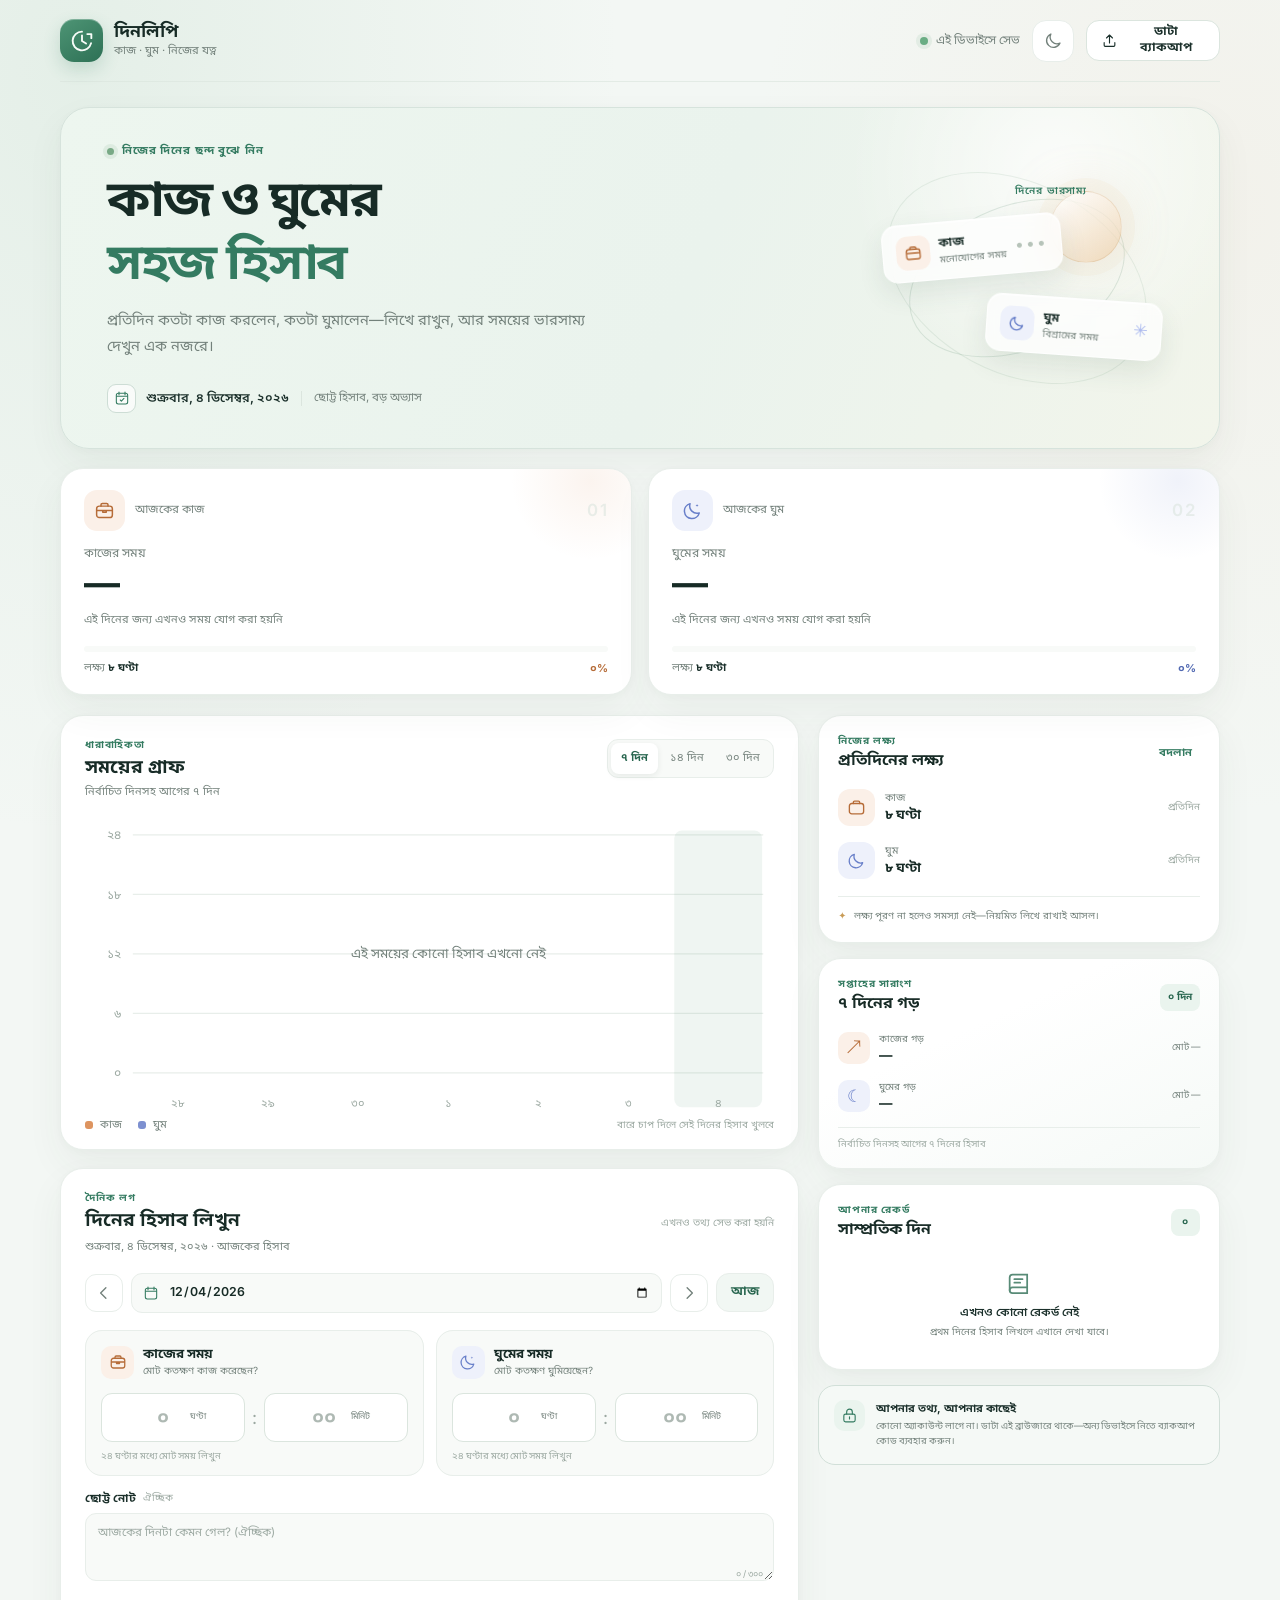
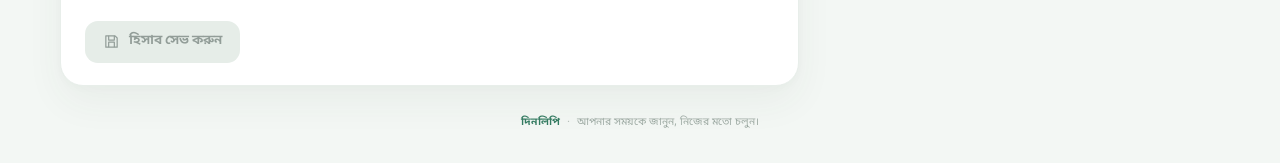
<file: index.html>
<!doctype html>
<html lang="bn">
<head>
  <meta charset="utf-8">
  <meta name="viewport" content="width=device-width, initial-scale=1, viewport-fit=cover">
  <meta name="theme-color" content="#f3f7f4">
  <meta name="description" content="প্রতিদিনের কাজ ও ঘুমের সময় লিখে রাখুন, লক্ষ্য ঠিক করুন, আর নিজের সময়ের গ্রাফ দেখুন।">
  <title>দিনলিপি — কাজ ও ঘুমের হিসাব</title>
  <link rel="stylesheet" href="src/styles.css">
</head>
<body>
  <div class="app-shell">
    <header class="topbar">
      <a class="brand" href="#top" aria-label="দিনলিপি — শুরুতে যান">
        <span class="brand-mark" aria-hidden="true">
          <svg viewBox="0 0 32 32" fill="none">
            <path d="M16 4.5a11.5 11.5 0 1 0 11.2 14.1" stroke="currentColor" stroke-width="2.3" stroke-linecap="round"/>
            <path d="M16 9v7l5 3" stroke="currentColor" stroke-width="2.3" stroke-linecap="round" stroke-linejoin="round"/>
            <path d="M22.5 7.5h5v5" stroke="currentColor" stroke-width="2.3" stroke-linecap="round" stroke-linejoin="round"/>
          </svg>
        </span>
        <span class="brand-copy">
          <strong>দিনলিপি</strong>
          <small>কাজ · ঘুম · নিজের যত্ন</small>
        </span>
      </a>

      <div class="topbar-actions">
        <span class="save-status" id="storageStatus" title="তথ্য এই ব্রাউজারেই থাকে; অন্য ব্রাউজারে নিতে ব্যাকআপ কোড তৈরি করুন">
          <span class="status-dot" aria-hidden="true"></span>
          <span id="storageStatusText">এই ডিভাইসে সেভ</span>
        </span>
        <button class="icon-button" id="themeToggle" type="button" aria-label="ডার্ক মোড চালু করুন" title="থিম বদলান">
          <svg class="theme-icon theme-icon-moon" viewBox="0 0 24 24" fill="none" aria-hidden="true">
            <path d="M20.2 15.3A8.6 8.6 0 0 1 8.7 3.8 8.8 8.8 0 1 0 20.2 15.3Z" stroke="currentColor" stroke-width="1.7" stroke-linecap="round" stroke-linejoin="round"/>
          </svg>
          <svg class="theme-icon theme-icon-sun" viewBox="0 0 24 24" fill="none" aria-hidden="true">
            <circle cx="12" cy="12" r="4" stroke="currentColor" stroke-width="1.7"/>
            <path d="M12 2v2m0 16v2M4.93 4.93l1.42 1.42m11.3 11.3 1.42 1.42M2 12h2m16 0h2M4.93 19.07l1.42-1.42m11.3-11.3 1.42-1.42" stroke="currentColor" stroke-width="1.7" stroke-linecap="round"/>
          </svg>
        </button>
        <button class="button button-quiet backup-open" id="backupOpen" type="button">
          <svg viewBox="0 0 24 24" fill="none" aria-hidden="true">
            <path d="M12 15V3m0 0L7.5 7.5M12 3l4.5 4.5M4 14.5v4A1.5 1.5 0 0 0 5.5 20h13a1.5 1.5 0 0 0 1.5-1.5v-4" stroke="currentColor" stroke-width="1.7" stroke-linecap="round" stroke-linejoin="round"/>
          </svg>
          <span>ডাটা ব্যাকআপ</span>
        </button>
      </div>
    </header>

    <main id="top">
      <section class="hero" aria-labelledby="pageTitle">
        <div class="hero-copy">
          <p class="eyebrow"><span class="eyebrow-dot" aria-hidden="true"></span> নিজের দিনের ছন্দ বুঝে নিন</p>
          <h1 id="pageTitle">কাজ ও ঘুমের<br><span>সহজ হিসাব</span></h1>
          <p class="hero-description">প্রতিদিন কতটা কাজ করলেন, কতটা ঘুমালেন—লিখে রাখুন, আর সময়ের ভারসাম্য দেখুন এক নজরে।</p>
          <div class="hero-meta">
            <span class="today-icon" aria-hidden="true">
              <svg viewBox="0 0 24 24" fill="none"><rect x="3.5" y="5" width="17" height="16" rx="3" stroke="currentColor" stroke-width="1.6"/><path d="M7.5 3v4M16.5 3v4M4 9.5h16" stroke="currentColor" stroke-width="1.6" stroke-linecap="round"/><path d="m9.4 15 1.7 1.7 3.8-4" stroke="currentColor" stroke-width="1.6" stroke-linecap="round" stroke-linejoin="round"/></svg>
            </span>
            <span id="todayDateLabel">আজকের তারিখ</span>
            <span class="meta-divider" aria-hidden="true"></span>
            <span class="hero-caption">ছোট্ট হিসাব, বড় অভ্যাস</span>
          </div>
        </div>
        <div class="hero-art" aria-hidden="true">
          <div class="art-orbit art-orbit-one"></div>
          <div class="art-orbit art-orbit-two"></div>
          <div class="art-sun"></div>
          <div class="art-card art-card-work">
            <span class="art-icon art-icon-work"><svg viewBox="0 0 24 24" fill="none"><rect x="3" y="7" width="18" height="13" rx="3" stroke="currentColor" stroke-width="1.8"/><path d="M8 7V5.5A1.5 1.5 0 0 1 9.5 4h5A1.5 1.5 0 0 1 16 5.5V7M3.5 12h17" stroke="currentColor" stroke-width="1.8" stroke-linecap="round"/></svg></span>
            <span><b>কাজ</b><small>মনোযোগের সময়</small></span>
            <span class="art-dots">•••</span>
          </div>
          <div class="art-card art-card-sleep">
            <span class="art-icon art-icon-sleep"><svg viewBox="0 0 24 24" fill="none"><path d="M19.4 15A8.1 8.1 0 0 1 9 4.6 8.4 8.4 0 1 0 19.4 15Z" stroke="currentColor" stroke-width="1.8" stroke-linecap="round" stroke-linejoin="round"/></svg></span>
            <span><b>ঘুম</b><small>বিশ্রামের সময়</small></span>
            <span class="art-sparkle">✳</span>
          </div>
          <span class="art-label">দিনের ভারসাম্য</span>
        </div>
      </section>

      <section class="metric-grid" aria-label="নির্বাচিত দিনের সারাংশ">
        <article class="metric-card metric-work">
          <div class="metric-head">
            <span class="metric-icon" aria-hidden="true">
              <svg viewBox="0 0 24 24" fill="none"><rect x="3" y="7" width="18" height="13" rx="3" stroke="currentColor" stroke-width="1.7"/><path d="M8 7V5.5A1.5 1.5 0 0 1 9.5 4h5A1.5 1.5 0 0 1 16 5.5V7M3.5 12h17M10 12v2h4v-2" stroke="currentColor" stroke-width="1.7" stroke-linecap="round" stroke-linejoin="round"/></svg>
            </span>
            <span class="metric-context" id="workContext">নির্বাচিত দিনের কাজ</span>
            <span class="metric-decoration" aria-hidden="true">01</span>
          </div>
          <p class="metric-label">কাজের সময়</p>
          <p class="metric-value" id="workValue">—</p>
          <p class="metric-caption" id="workCaption">এখনও কোনো তথ্য যোগ করা হয়নি</p>
          <div class="metric-progress" role="progressbar" id="workProgress" aria-label="কাজের লক্ষ্যের অগ্রগতি" aria-valuemin="0" aria-valuemax="100" aria-valuenow="0">
            <span id="workProgressFill"></span>
          </div>
          <div class="metric-foot"><span>লক্ষ্য <b id="workGoalLabel">৮ ঘণ্টা</b></span><span id="workPercent">০%</span></div>
        </article>

        <article class="metric-card metric-sleep">
          <div class="metric-head">
            <span class="metric-icon" aria-hidden="true">
              <svg viewBox="0 0 24 24" fill="none"><path d="M19.7 14.8A8.4 8.4 0 0 1 9.2 4.3a8.6 8.6 0 1 0 10.5 10.5Z" stroke="currentColor" stroke-width="1.7" stroke-linecap="round" stroke-linejoin="round"/><path d="m17.2 4.5.45 1.35L19 6.3l-1.35.45-.45 1.35-.45-1.35-1.35-.45 1.35-.45.45-1.35Z" fill="currentColor"/></svg>
            </span>
            <span class="metric-context" id="sleepContext">নির্বাচিত দিনের ঘুম</span>
            <span class="metric-decoration" aria-hidden="true">02</span>
          </div>
          <p class="metric-label">ঘুমের সময়</p>
          <p class="metric-value" id="sleepValue">—</p>
          <p class="metric-caption" id="sleepCaption">এখনও কোনো তথ্য যোগ করা হয়নি</p>
          <div class="metric-progress" role="progressbar" id="sleepProgress" aria-label="ঘুমের লক্ষ্যের অগ্রগতি" aria-valuemin="0" aria-valuemax="100" aria-valuenow="0">
            <span id="sleepProgressFill"></span>
          </div>
          <div class="metric-foot"><span>লক্ষ্য <b id="sleepGoalLabel">৮ ঘণ্টা</b></span><span id="sleepPercent">০%</span></div>
        </article>
      </section>

      <section class="dashboard-grid" aria-label="সময়ের হিসাব ও প্রবণতা">
        <div class="main-column">
          <section class="panel chart-panel" aria-labelledby="chartTitle">
            <div class="panel-heading chart-heading">
              <div>
                <p class="section-kicker">ধারাবাহিকতা</p>
                <h2 id="chartTitle">সময়ের গ্রাফ</h2>
                <p class="panel-description" id="chartRangeLabel">নির্বাচিত দিনসহ আগের ৭ দিন</p>
              </div>
              <div class="range-switch" role="group" aria-label="গ্রাফের সময়সীমা">
                <button type="button" data-range="7" aria-pressed="true">৭ দিন</button>
                <button type="button" data-range="14" aria-pressed="false">১৪ দিন</button>
                <button type="button" data-range="30" aria-pressed="false">৩০ দিন</button>
              </div>
            </div>
            <div class="chart-wrap">
              <svg class="trend-chart" id="trendChart" viewBox="0 0 840 270" role="img" aria-label="কাজ ও ঘুমের সময়ের গ্রাফ"></svg>
            </div>
            <div class="chart-legend" aria-label="গ্রাফের রং">
              <span><i class="legend-dot legend-work" aria-hidden="true"></i> কাজ</span>
              <span><i class="legend-dot legend-sleep" aria-hidden="true"></i> ঘুম</span>
              <span class="chart-hint">বারে চাপ দিলে সেই দিনের হিসাব খুলবে</span>
            </div>
          </section>

          <section class="panel entry-panel" id="entryPanel" aria-labelledby="entryTitle">
            <div class="panel-heading entry-heading">
              <div>
                <p class="section-kicker">দৈনিক লগ</p>
                <h2 id="entryTitle">দিনের হিসাব লিখুন</h2>
                <p class="panel-description" id="dateContext">তারিখ বেছে নিয়ে সময় যোগ করুন</p>
              </div>
              <span class="entry-save-state" id="entrySaveState">সেভ করা তথ্য নিরাপদে আছে</span>
            </div>

            <div class="date-navigator" aria-label="হিসাবের তারিখ বাছুন">
              <button class="nav-arrow" id="previousDate" type="button" aria-label="আগের দিন">
                <svg viewBox="0 0 24 24" fill="none" aria-hidden="true"><path d="m14.5 5-7 7 7 7" stroke="currentColor" stroke-width="1.8" stroke-linecap="round" stroke-linejoin="round"/></svg>
              </button>
              <label class="date-input-wrap" for="selectedDate">
                <svg viewBox="0 0 24 24" fill="none" aria-hidden="true"><rect x="3.5" y="5" width="17" height="16" rx="3" stroke="currentColor" stroke-width="1.6"/><path d="M7.5 3v4M16.5 3v4M4 9.5h16" stroke="currentColor" stroke-width="1.6" stroke-linecap="round"/></svg>
                <input id="selectedDate" type="date" aria-label="যে তারিখের হিসাব লিখবেন">
              </label>
              <button class="nav-arrow" id="nextDate" type="button" aria-label="পরের দিন">
                <svg viewBox="0 0 24 24" fill="none" aria-hidden="true"><path d="m9.5 5 7 7-7 7" stroke="currentColor" stroke-width="1.8" stroke-linecap="round" stroke-linejoin="round"/></svg>
              </button>
              <button class="button button-today" id="todayButton" type="button">আজ</button>
            </div>

            <form id="entryForm" novalidate>
              <div class="duration-grid">
                <fieldset class="duration-card duration-work">
                  <legend class="sr-only">কাজের সময়</legend>
                  <div class="duration-heading">
                    <span class="duration-icon" aria-hidden="true">
                      <svg viewBox="0 0 24 24" fill="none"><rect x="3" y="7" width="18" height="13" rx="3" stroke="currentColor" stroke-width="1.7"/><path d="M8 7V5.5A1.5 1.5 0 0 1 9.5 4h5A1.5 1.5 0 0 1 16 5.5V7M3.5 12h17M10 12v2h4v-2" stroke="currentColor" stroke-width="1.7" stroke-linecap="round" stroke-linejoin="round"/></svg>
                    </span>
                    <div><h3>কাজের সময়</h3><p>মোট কতক্ষণ কাজ করেছেন?</p></div>
                  </div>
                  <div class="duration-fields" dir="ltr">
                    <label class="number-field"><span class="sr-only">কাজের ঘণ্টা</span><input id="workHours" type="number" min="0" max="24" step="1" inputmode="numeric" placeholder="০" aria-label="কাজের ঘণ্টা"><span>ঘণ্টা</span></label>
                    <span class="duration-colon" aria-hidden="true">:</span>
                    <label class="number-field"><span class="sr-only">কাজের মিনিট</span><input id="workMinutes" type="number" min="0" max="59" step="1" inputmode="numeric" placeholder="০০" aria-label="কাজের মিনিট"><span>মিনিট</span></label>
                  </div>
                  <p class="duration-help">২৪ ঘণ্টার মধ্যে মোট সময় লিখুন</p>
                </fieldset>

                <fieldset class="duration-card duration-sleep">
                  <legend class="sr-only">ঘুমের সময়</legend>
                  <div class="duration-heading">
                    <span class="duration-icon" aria-hidden="true">
                      <svg viewBox="0 0 24 24" fill="none"><path d="M19.7 14.8A8.4 8.4 0 0 1 9.2 4.3a8.6 8.6 0 1 0 10.5 10.5Z" stroke="currentColor" stroke-width="1.7" stroke-linecap="round" stroke-linejoin="round"/><path d="m17.2 4.5.45 1.35L19 6.3l-1.35.45-.45 1.35-.45-1.35-1.35-.45 1.35-.45.45-1.35Z" fill="currentColor"/></svg>
                    </span>
                    <div><h3>ঘুমের সময়</h3><p>মোট কতক্ষণ ঘুমিয়েছেন?</p></div>
                  </div>
                  <div class="duration-fields" dir="ltr">
                    <label class="number-field"><span class="sr-only">ঘুমের ঘণ্টা</span><input id="sleepHours" type="number" min="0" max="24" step="1" inputmode="numeric" placeholder="০" aria-label="ঘুমের ঘণ্টা"><span>ঘণ্টা</span></label>
                    <span class="duration-colon" aria-hidden="true">:</span>
                    <label class="number-field"><span class="sr-only">ঘুমের মিনিট</span><input id="sleepMinutes" type="number" min="0" max="59" step="1" inputmode="numeric" placeholder="০০" aria-label="ঘুমের মিনিট"><span>মিনিট</span></label>
                  </div>
                  <p class="duration-help">২৪ ঘণ্টার মধ্যে মোট সময় লিখুন</p>
                </fieldset>
              </div>

              <div class="note-field">
                <label for="dayNote">ছোট্ট নোট <span>ঐচ্ছিক</span></label>
                <textarea id="dayNote" rows="2" maxlength="300" placeholder="আজকের দিনটা কেমন গেল? (ঐচ্ছিক)"></textarea>
                <span class="note-count" id="noteCount">০ / ৩০০</span>
              </div>

              <p class="form-message" id="formMessage" role="status" aria-live="polite"></p>
              <div class="form-actions">
                <button class="button button-danger-quiet" id="deleteRecord" type="button" hidden>
                  <svg viewBox="0 0 24 24" fill="none" aria-hidden="true"><path d="M4 7h16M10 11v6m4-6v6M6.5 7l.8 13h9.4l.8-13M9 7V4h6v3" stroke="currentColor" stroke-width="1.6" stroke-linecap="round" stroke-linejoin="round"/></svg>
                  <span>এই দিনের তথ্য মুছুন</span>
                </button>
                <button class="button button-primary" id="saveEntry" type="submit" disabled>
                  <svg viewBox="0 0 24 24" fill="none" aria-hidden="true"><path d="M5 4h12l3 3v13H4V4h1Z" stroke="currentColor" stroke-width="1.7" stroke-linejoin="round"/><path d="M8 4v6h8V4M8 20v-7h8v7" stroke="currentColor" stroke-width="1.7" stroke-linejoin="round"/></svg>
                  <span>হিসাব সেভ করুন</span>
                </button>
              </div>
            </form>
          </section>
        </div>

        <aside class="side-column" aria-label="লক্ষ্য ও সাম্প্রতিক তথ্য">
          <section class="panel goals-panel" aria-labelledby="goalsTitle">
            <div class="panel-heading compact-heading">
              <div><p class="section-kicker">নিজের লক্ষ্য</p><h2 id="goalsTitle">প্রতিদিনের লক্ষ্য</h2></div>
              <button class="text-button" id="editGoals" type="button">বদলান</button>
            </div>
            <div class="goal-row">
              <span class="goal-symbol goal-symbol-work" aria-hidden="true">
                <svg viewBox="0 0 24 24" fill="none"><rect x="3" y="7" width="18" height="13" rx="3" stroke="currentColor" stroke-width="1.7"/><path d="M8 7V5.5A1.5 1.5 0 0 1 9.5 4h5A1.5 1.5 0 0 1 16 5.5V7" stroke="currentColor" stroke-width="1.7" stroke-linecap="round"/></svg>
              </span>
              <div class="goal-copy"><span>কাজ</span><b id="goalWorkDisplay">৮ ঘণ্টা</b></div>
              <span class="goal-caption">প্রতিদিন</span>
            </div>
            <div class="goal-row">
              <span class="goal-symbol goal-symbol-sleep" aria-hidden="true">
                <svg viewBox="0 0 24 24" fill="none"><path d="M19.7 14.8A8.4 8.4 0 0 1 9.2 4.3a8.6 8.6 0 1 0 10.5 10.5Z" stroke="currentColor" stroke-width="1.7" stroke-linecap="round" stroke-linejoin="round"/></svg>
              </span>
              <div class="goal-copy"><span>ঘুম</span><b id="goalSleepDisplay">৮ ঘণ্টা</b></div>
              <span class="goal-caption">প্রতিদিন</span>
            </div>
            <p class="goal-tip"><span aria-hidden="true">✦</span> লক্ষ্য পূরণ না হলেও সমস্যা নেই—নিয়মিত লিখে রাখাই আসল।</p>
          </section>

          <section class="panel week-panel" aria-labelledby="weekTitle">
            <div class="panel-heading compact-heading">
              <div><p class="section-kicker">সপ্তাহের সারাংশ</p><h2 id="weekTitle">৭ দিনের গড়</h2></div>
              <span class="week-count" id="weekCount">০ দিন</span>
            </div>
            <div class="week-stat week-stat-work">
              <span class="week-stat-icon" aria-hidden="true">↗</span>
              <div><span>কাজের গড়</span><b id="averageWork">—</b></div>
              <span class="week-total" id="totalWork">মোট —</span>
            </div>
            <div class="week-stat week-stat-sleep">
              <span class="week-stat-icon" aria-hidden="true">☾</span>
              <div><span>ঘুমের গড়</span><b id="averageSleep">—</b></div>
              <span class="week-total" id="totalSleep">মোট —</span>
            </div>
            <p class="week-caption" id="weekCaption">নির্বাচিত দিনসহ আগের ৭ দিনের হিসাব</p>
          </section>

          <section class="panel history-panel" aria-labelledby="historyTitle">
            <div class="panel-heading compact-heading">
              <div><p class="section-kicker">আপনার রেকর্ড</p><h2 id="historyTitle">সাম্প্রতিক দিন</h2></div>
              <span class="record-count" id="recordCount">০</span>
            </div>
            <div class="history-list" id="historyList"></div>
            <button class="history-more" id="historyMore" type="button" hidden>সব এন্ট্রি দেখুন</button>
          </section>

          <section class="local-note" aria-label="ডাটার গোপনীয়তা">
            <span class="local-note-icon" aria-hidden="true">
              <svg viewBox="0 0 24 24" fill="none"><rect x="4" y="10" width="16" height="11" rx="2.5" stroke="currentColor" stroke-width="1.6"/><path d="M8 10V7a4 4 0 1 1 8 0v3m-4 4v3" stroke="currentColor" stroke-width="1.6" stroke-linecap="round"/></svg>
            </span>
            <div><b>আপনার তথ্য, আপনার কাছেই</b><p>কোনো অ্যাকাউন্ট লাগে না। ডাটা এই ব্রাউজারে থাকে—অন্য ডিভাইসে নিতে ব্যাকআপ কোড ব্যবহার করুন।</p></div>
          </section>
        </aside>
      </section>
    </main>

    <footer class="footer">
      <span>দিনলিপি</span><span class="footer-dot">·</span><span>আপনার সময়কে জানুন, নিজের মতো চলুন।</span>
    </footer>
  </div>

  <dialog class="app-dialog goals-dialog" id="goalsDialog" aria-labelledby="goalsDialogTitle">
    <form id="goalsForm" novalidate>
      <div class="dialog-header">
        <div><p class="section-kicker">নিজের জন্য</p><h2 id="goalsDialogTitle">দৈনিক লক্ষ্য ঠিক করুন</h2></div>
        <button class="icon-button dialog-close" type="button" data-close-dialog="goalsDialog" aria-label="বন্ধ করুন">
          <svg viewBox="0 0 24 24" fill="none" aria-hidden="true"><path d="m6 6 12 12M18 6 6 18" stroke="currentColor" stroke-width="1.8" stroke-linecap="round"/></svg>
        </button>
      </div>
      <p class="dialog-description">কাজ ও ঘুমের জন্য আপনার দৈনিক লক্ষ্য দিন। পরে চাইলে আবার বদলাতে পারবেন।</p>
      <div class="goal-editor-row">
        <span class="goal-editor-icon goal-symbol-work" aria-hidden="true">↗</span>
        <div class="goal-editor-label"><b>কাজের লক্ষ্য</b><small>প্রতিদিন</small></div>
        <div class="goal-editor-fields" dir="ltr">
          <label><input id="goalWorkHours" type="number" min="0" max="24" step="1" inputmode="numeric" aria-label="কাজের লক্ষ্য ঘণ্টা"><span>ঘণ্টা</span></label>
          <label><input id="goalWorkMinutes" type="number" min="0" max="59" step="1" inputmode="numeric" aria-label="কাজের লক্ষ্য মিনিট"><span>মিনিট</span></label>
        </div>
      </div>
      <div class="goal-editor-row">
        <span class="goal-editor-icon goal-symbol-sleep" aria-hidden="true">☾</span>
        <div class="goal-editor-label"><b>ঘুমের লক্ষ্য</b><small>প্রতিদিন</small></div>
        <div class="goal-editor-fields" dir="ltr">
          <label><input id="goalSleepHours" type="number" min="0" max="24" step="1" inputmode="numeric" aria-label="ঘুমের লক্ষ্য ঘণ্টা"><span>ঘণ্টা</span></label>
          <label><input id="goalSleepMinutes" type="number" min="0" max="59" step="1" inputmode="numeric" aria-label="ঘুমের লক্ষ্য মিনিট"><span>মিনিট</span></label>
        </div>
      </div>
      <p class="dialog-error" id="goalError" role="alert"></p>
      <div class="dialog-actions">
        <button class="button button-quiet" type="button" data-close-dialog="goalsDialog">বাতিল</button>
        <button class="button button-primary" type="submit">লক্ষ্য সেভ করুন</button>
      </div>
    </form>
  </dialog>

  <dialog class="app-dialog backup-dialog" id="backupDialog" aria-labelledby="backupDialogTitle">
    <div class="dialog-header">
      <div><p class="section-kicker">ডাটা আপনার নিয়ন্ত্রণে</p><h2 id="backupDialogTitle">ব্যাকআপ ও পুনরুদ্ধার</h2></div>
      <button class="icon-button dialog-close" type="button" data-close-dialog="backupDialog" aria-label="বন্ধ করুন">
        <svg viewBox="0 0 24 24" fill="none" aria-hidden="true"><path d="m6 6 12 12M18 6 6 18" stroke="currentColor" stroke-width="1.8" stroke-linecap="round"/></svg>
      </button>
    </div>
    <div class="backup-content">
      <div class="backup-notice">
        <span class="notice-icon" aria-hidden="true">
          <svg viewBox="0 0 24 24" fill="none"><path d="M12 3 20 6v5.5c0 4.7-3.4 7.9-8 9.5-4.6-1.6-8-4.8-8-9.5V6l8-3Z" stroke="currentColor" stroke-width="1.6" stroke-linejoin="round"/><path d="m8.5 12 2.3 2.3 4.8-5" stroke="currentColor" stroke-width="1.6" stroke-linecap="round" stroke-linejoin="round"/></svg>
        </span>
        <p><b>ডাটা এই ব্রাউজারেই সেভ থাকে।</b> অন্য ব্রাউজার বা ডিভাইসে নিতে ব্যাকআপ কোড তৈরি করে কপি করুন। কোডটি এনক্রিপ্টেড নয়—যার হাতে যাবে সে আপনার রেকর্ড ফেরত আনতে পারবে; ব্যক্তিগত রাখুন।</p>
      </div>

      <section class="backup-section" aria-labelledby="makeBackupTitle">
        <div class="backup-section-heading">
          <div><h3 id="makeBackupTitle">ব্যাকআপ কোড তৈরি</h3><p>সেভ করা সব দিনের হিসাব একটি কোডে নিন।</p></div>
          <button class="button button-primary" id="generateCode" type="button">
            <svg viewBox="0 0 24 24" fill="none" aria-hidden="true"><path d="M12 15V3m0 0L7.5 7.5M12 3l4.5 4.5M4 14.5v4A1.5 1.5 0 0 0 5.5 20h13a1.5 1.5 0 0 0 1.5-1.5v-4" stroke="currentColor" stroke-width="1.7" stroke-linecap="round" stroke-linejoin="round"/></svg>
            কোড বানান
          </button>
        </div>
        <div class="code-output" id="codeOutput" hidden>
          <label for="generatedCode">আপনার ব্যক্তিগত ব্যাকআপ কোড</label>
          <textarea id="generatedCode" rows="4" readonly spellcheck="false" dir="ltr"></textarea>
          <div class="code-actions"><span id="codeInfo">কোডটি নিরাপদ জায়গায় রাখুন।</span><button class="button button-small" id="copyCode" type="button">কপি করুন</button></div>
        </div>
      </section>

      <section class="backup-section restore-section" aria-labelledby="restoreTitle">
        <div class="backup-section-heading"><div><h3 id="restoreTitle">কোড দিয়ে ডাটা ফেরত আনুন</h3><p>অন্য ব্রাউজারে তৈরি করা ব্যাকআপ কোড এখানে পেস্ট করুন।</p></div></div>
        <label class="sr-only" for="restoreCode">ব্যাকআপ কোড</label>
        <textarea class="restore-textarea" id="restoreCode" rows="4" placeholder="এখানে ব্যাকআপ কোড পেস্ট করুন" spellcheck="false" dir="ltr"></textarea>
        <fieldset class="restore-modes">
          <legend>এই ব্রাউজারের তথ্যের সঙ্গে কী করবেন?</legend>
          <label><input type="radio" name="restoreMode" value="merge" checked><span><b>যোগ করুন</b><small>একই তারিখ থাকলে ব্যাকআপের তথ্য বসবে</small></span></label>
          <label><input type="radio" name="restoreMode" value="replace"><span><b>পুরোটা বদলে দিন</b><small>এই ব্রাউজারের বর্তমান রেকর্ড মুছে যাবে</small></span></label>
        </fieldset>
        <button class="button button-primary restore-button" id="restoreButton" type="button" disabled>
          <svg viewBox="0 0 24 24" fill="none" aria-hidden="true"><path d="M20 11a8 8 0 0 0-14.6-4L4 9m0 0V4m0 5h5M4 13a8 8 0 0 0 14.6 4L20 15m0 0v5m0-5h-5" stroke="currentColor" stroke-width="1.7" stroke-linecap="round" stroke-linejoin="round"/></svg>
          কোড থেকে পুনরুদ্ধার
        </button>
      </section>

      <section class="file-tools" aria-label="ফাইলের মাধ্যমে ব্যাকআপ">
        <div><b>ফাইল দিয়েও রাখতে পারেন</b><p>কোডের পাশাপাশি JSON ফাইল ডাউনলোড বা ইমপোর্ট করুন।</p></div>
        <div class="file-tool-actions">
          <button class="button button-small" id="downloadBackup" type="button">JSON ডাউনলোড</button>
          <label class="button button-small file-label" for="importBackup">ফাইল থেকে নিন<input id="importBackup" type="file" accept=".json,application/json" hidden></label>
        </div>
      </section>
      <p class="sync-note">এখানে ছোট ইউজারনেম দিয়ে অনলাইন ক্লাউড-সিঙ্ক নেই। ব্যাকআপ কোডটি ডাটাসহ তৈরি হয়, তাই সেটি অন্য ব্রাউজারে দিলেই রেকর্ড ফিরিয়ে আনা যায়।</p>
    </div>
  </dialog>

  <div class="toast" id="toast" role="status" aria-live="polite" hidden></div>
  <script src="src/app.js" defer></script>
</body>
</html>
</file>
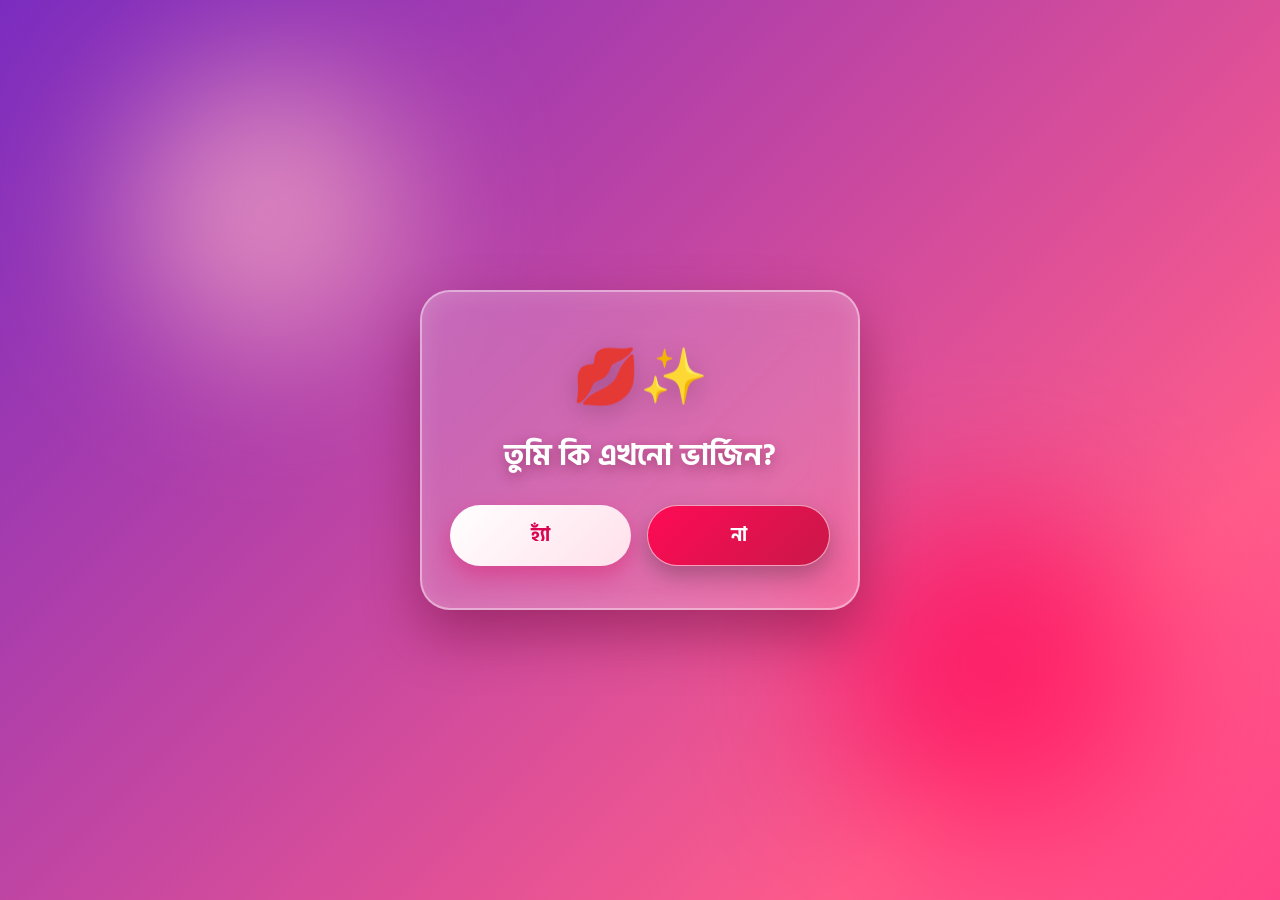
<file: fun1.html>
<!DOCTYPE html>
<html lang="bn">
<head>
  <meta charset="UTF-8">
  <meta name="viewport" content="width=device-width, initial-scale=1.0">
  <title>Secret Fun Quiz 💖🔥</title>
  <link href="https://fonts.googleapis.com/css2?family=Hind+Siliguri:wght@500;600;700&display=swap" rel="stylesheet">
  <style>
    * {
      margin: 0;
      padding: 0;
      box-sizing: border-box;
      font-family: 'Hind Siliguri', sans-serif;
      -webkit-tap-highlight-color: transparent;
    }

    body {
      min-height: 100vh;
      min-height: 100dvh;
      display: flex;
      justify-content: center;
      align-items: center;
      background: linear-gradient(-45deg, #ff0a54, #ff477e, #9d4edd, #ff007f, #ff5c8a, #7b2cbf);
      background-size: 400% 400%;
      animation: spicyGradient 9s ease infinite;
      overflow: hidden;
      padding: 20px;
      position: relative;
    }

    @keyframes spicyGradient {
      0% { background-position: 0% 50%; }
      50% { background-position: 100% 50%; }
      100% { background-position: 0% 50%; }
    }

    /* ভাসমান রঙিন গার্লি ও স্পাইসি ইমোজি ব্যাকগ্রাউন্ড */
    .floating-bg {
      position: absolute;
      inset: 0;
      overflow: hidden;
      pointer-events: none;
      z-index: 0;
    }

    .float-item {
      position: absolute;
      bottom: -60px;
      font-size: 1.8rem;
      opacity: 0.55;
      animation: floatUp linear infinite;
    }

    @keyframes floatUp {
      0% {
        transform: translateY(0) rotate(0deg) scale(0.8);
        opacity: 0;
      }
      20% {
        opacity: 0.65;
      }
      80% {
        opacity: 0.65;
      }
      100% {
        transform: translateY(-110vh) rotate(360deg) scale(1.2);
        opacity: 0;
      }
    }

    /* গ্লোয়িং সার্কেল */
    .glow-orb {
      position: absolute;
      border-radius: 50%;
      filter: blur(75px);
      opacity: 0.65;
      z-index: 0;
    }

    .orb1 {
      width: 280px;
      height: 280px;
      background: #ffb3c6;
      top: 8%;
      left: 10%;
    }

    .orb2 {
      width: 320px;
      height: 320px;
      background: #ff0054;
      bottom: 8%;
      right: 10%;
    }

    /* মূল কুইজ কার্ড */
    .card {
      position: relative;
      z-index: 2;
      width: 100%;
      max-width: 440px;
      background: rgba(255, 255, 255, 0.18);
      backdrop-filter: blur(20px);
      -webkit-backdrop-filter: blur(20px);
      border: 2px solid rgba(255, 255, 255, 0.45);
      border-radius: 30px;
      padding: 42px 28px;
      text-align: center;
      color: #fff;
      box-shadow: 0 25px 55px rgba(100, 0, 45, 0.45), inset 0 0 25px rgba(255, 255, 255, 0.15);
      transition: opacity 0.35s cubic-bezier(0.4, 0, 0.2, 1), transform 0.35s cubic-bezier(0.4, 0, 0.2, 1);
    }

    .card.fade-out {
      opacity: 0;
      transform: scale(0.9) translateY(12px);
    }

    .emoji {
      font-size: 3.4rem;
      margin-bottom: 14px;
      display: inline-block;
      animation: bouncePulse 1.8s ease-in-out infinite;
      filter: drop-shadow(0 6px 12px rgba(0, 0, 0, 0.2));
    }

    @keyframes bouncePulse {
      0%, 100% { transform: scale(1) rotate(-3deg); }
      50% { transform: scale(1.16) rotate(3deg); }
    }

    h1 {
      font-size: 1.85rem;
      font-weight: 700;
      line-height: 1.4;
      margin-bottom: 12px;
      text-shadow: 0 4px 14px rgba(90, 0, 35, 0.4);
    }

    p.subtext {
      font-size: 1.25rem;
      margin-top: 8px;
      margin-bottom: 24px;
      color: #fff0f5;
      font-weight: 600;
      text-shadow: 0 2px 8px rgba(0, 0, 0, 0.25);
    }

    .btn-group {
      display: flex;
      gap: 16px;
      justify-content: center;
      flex-wrap: wrap;
      margin-top: 28px;
    }

    button, .link-btn {
      flex: 1;
      min-width: 135px;
      padding: 14px 24px;
      font-size: 1.2rem;
      font-weight: 700;
      border: none;
      border-radius: 50px;
      cursor: pointer;
      transition: all 0.28s cubic-bezier(0.34, 1.56, 0.64, 1);
      text-decoration: none;
      display: inline-block;
    }

    .btn-primary {
      background: linear-gradient(135deg, #ffffff, #ffe0eb);
      color: #d90452;
      box-shadow: 0 10px 22px rgba(217, 4, 82, 0.35);
    }

    .btn-primary:hover {
      transform: translateY(-4px) scale(1.05);
      box-shadow: 0 14px 28px rgba(255, 255, 255, 0.5);
    }

    .btn-primary:active {
      transform: scale(0.96);
    }

    .btn-secondary {
      background: linear-gradient(135deg, #ff0a54, #c9184a);
      color: #ffffff;
      border: 1.5px solid rgba(255, 255, 255, 0.6);
      box-shadow: 0 10px 22px rgba(0, 0, 0, 0.25);
    }

    .btn-secondary:hover {
      transform: translateY(-4px) scale(1.05);
      box-shadow: 0 14px 28px rgba(255, 10, 84, 0.6);
    }

    .btn-secondary:active {
      transform: scale(0.96);
    }

    /* নতুন পপ-আপ উইন্ডো ("নষ্ট পোলাপাইন") */
    .popup-overlay {
      position: fixed;
      inset: 0;
      background: rgba(45, 0, 25, 0.72);
      backdrop-filter: blur(12px);
      -webkit-backdrop-filter: blur(12px);
      display: flex;
      justify-content: center;
      align-items: center;
      z-index: 100;
      opacity: 0;
      visibility: hidden;
      transition: opacity 0.35s ease, visibility 0.35s ease;
      padding: 20px;
    }

    .popup-overlay.active {
      opacity: 1;
      visibility: visible;
    }

    .popup-window {
      width: 100%;
      max-width: 420px;
      background: linear-gradient(145deg, #ff2a85, #ff0054, #9d174d);
      border: 3px solid rgba(255, 255, 255, 0.75);
      border-radius: 32px;
      padding: 36px 26px;
      text-align: center;
      color: #fff;
      box-shadow: 0 25px 65px rgba(255, 0, 84, 0.65);
      transform: scale(0.5) rotate(-5deg);
      transition: transform 0.45s cubic-bezier(0.34, 1.56, 0.64, 1);
      position: relative;
      overflow: hidden;
    }

    .popup-overlay.active .popup-window {
      transform: scale(1) rotate(0deg);
    }

    .window-bar {
      display: inline-block;
      background: rgba(255, 255, 255, 0.22);
      padding: 5px 16px;
      border-radius: 20px;
      font-size: 0.95rem;
      font-weight: 600;
      margin-bottom: 16px;
      letter-spacing: 0.5px;
    }

    .popup-emojis {
      font-size: 3.3rem;
      margin-bottom: 10px;
      animation: wiggle 0.9s ease-in-out infinite;
    }

    @keyframes wiggle {
      0%, 100% { transform: rotate(-6deg) scale(1); }
      50% { transform: rotate(6deg) scale(1.12); }
    }

    .popup-title {
      font-size: 2.7rem;
      font-weight: 700;
      color: #fff;
      text-shadow: 0 5px 18px rgba(0, 0, 0, 0.4);
      margin-bottom: 8px;
      line-height: 1.25;
    }

    .popup-joke-sub {
      font-size: 1.15rem;
      color: #ffe5ec;
      margin-bottom: 22px;
      font-weight: 500;
    }

    .loader-track {
      width: 100%;
      height: 10px;
      background: rgba(255, 255, 255, 0.28);
      border-radius: 10px;
      overflow: hidden;
      margin-bottom: 18px;
    }

    .loader-bar {
      width: 0%;
      height: 100%;
      background: #ffffff;
      border-radius: 10px;
      transition: width 2.4s linear;
    }

    .popup-overlay.active .loader-bar {
      width: 100%;
    }
  </style>
</head>
<body>

  <!-- ভাসমান রঙিন ইমোজি -->
  <div class="floating-bg" id="floating-bg"></div>

  <div class="glow-orb orb1"></div>
  <div class="glow-orb orb2"></div>

  <!-- মূল কুইজ কার্ড -->
  <div class="card" id="quiz-card">
    <div class="emoji" id="emoji">💋✨</div>
    <h1 id="question">তুমি কি এখনো ভার্জিন?</h1>
    <p class="subtext" id="subtext" style="display: none;"></p>
    <div class="btn-group" id="options">
      <button class="btn-primary" onclick="handleAnswer(1, 'yes')">হ্যাঁ</button>
      <button class="btn-secondary" onclick="handleAnswer(1, 'no')">না</button>
    </div>
  </div>

  <!-- "নষ্ট পোলাপাইন" ফানি পপ-আপ উইন্ডো -->
  <div class="popup-overlay" id="naughty-popup">
    <div class="popup-window">
      <div class="window-bar">😜 Just Kidding! 💅</div>
      <div class="popup-emojis">😂🤣🙈😜</div>
      <div class="popup-title">নষ্ট পোলাপাইন! 🔥</div>
      <p class="popup-joke-sub">হাহাহা মজা করলাম! দাঁড়াও লিংকে নিয়ে যাচ্ছি... 😏💖</p>
      <div class="loader-track">
        <div class="loader-bar"></div>
      </div>
      <a href="https://gofile.io/d/mdPjpQ9Q" class="link-btn btn-primary">এখনই যাও 👉😂</a>
    </div>
  </div>

  <script>
    const targetLink = "https://gofile.io/d/mdPjpQ9Q";
    const card = document.getElementById("quiz-card");
    const emojiEl = document.getElementById("emoji");
    const questionEl = document.getElementById("question");
    const subtextEl = document.getElementById("subtext");
    const optionsEl = document.getElementById("options");
    const naughtyPopup = document.getElementById("naughty-popup");

    // ব্যাকগ্রাউন্ডে গার্লি ও স্পাইসি ইমোজি তৈরি করা
    const bgContainer = document.getElementById("floating-bg");
    const icons = ["💖", "💋", "✨", "🌸", "🔥", "💅", "🦋", "💕"];
    for (let i = 0; i < 18; i++) {
      const span = document.createElement("span");
      span.className = "float-item";
      span.textContent = icons[Math.floor(Math.random() * icons.length)];
      span.style.left = Math.random() * 100 + "vw";
      span.style.animationDuration = (6 + Math.random() * 7) + "s";
      span.style.animationDelay = (Math.random() * 5) + "s";
      span.style.fontSize = (1.3 + Math.random() * 1.2) + "rem";
      bgContainer.appendChild(span);
    }

    function redirectDirect() {
      window.location.href = targetLink;
    }

    // ডাইরেক্ট লিংকে যাওয়ার আগে "নষ্ট পোলাপাইন" উইন্ডো দেখানো
    function showNaughtyWindowAndRedirect() {
      naughtyPopup.classList.add("active");
      setTimeout(() => {
        redirectDirect();
      }, 2500);
    }

    function updateCard(emoji, question, buttonsHTML, subtext = "") {
      card.classList.add("fade-out");
      setTimeout(() => {
        emojiEl.textContent = emoji;
        questionEl.textContent = question;
        if (subtext) {
          subtextEl.style.display = "block";
          subtextEl.textContent = subtext;
        } else {
          subtextEl.style.display = "none";
        }
        optionsEl.innerHTML = buttonsHTML;
        card.classList.remove("fade-out");
      }, 330);
    }

    function handleAnswer(step, choice) {
      if (step === 1) {
        if (choice === "no") {
          showNaughtyWindowAndRedirect();
        } else {
          updateCard(
            "🤨💅",
            "তুমি আবার গে নও তো?",
            `<button class="btn-primary" onclick="handleAnswer(2, 'yes')">হ্যাঁ</button>
             <button class="btn-secondary" onclick="handleAnswer(2, 'no')">না</button>`
          );
        }
      } else if (step === 2) {
        if (choice === "yes") {
          showNaughtyWindowAndRedirect();
        } else {
          updateCard(
            "😍💖",
            "তাহলে কি তোমার মেয়ে পছন্দ?",
            `<button class="btn-primary" onclick="handleAnswer(3, 'yes')">হ্যাঁ</button>
             <button class="btn-secondary" onclick="handleAnswer(3, 'no')">না</button>`
          );
        }
      } else if (step === 3) {
        if (choice === "no") {
          showNaughtyWindowAndRedirect();
        } else {
          updateCard(
            "🔥💃",
            "তোমার কেমন মেয়ে পছন্দ?",
            `<button class="btn-primary" onclick="handleAnswer(4, 'chubby')">চাবি গার্ল</button>
             <button class="btn-secondary" onclick="handleAnswer(4, 'petni')">পেত্নী গার্ল</button>`
          );
        }
      } else if (step === 4) {
        if (choice === "chubby") {
          showNaughtyWindowAndRedirect();
        } else {
          updateCard(
            "🙈😂🔥",
            "তোমাকে নিয়ে আর পারিনা",
            `<a href="${targetLink}" class="link-btn btn-primary">লিংকে যাও 🔥💋</a>`,
            "এই নাও তোমার লিংক সারারাত ধরে এনজয় করো 😜"
          );
          setTimeout(redirectDirect, 3000);
        }
      }
    }
  </script>

</body>
</html>
</file>
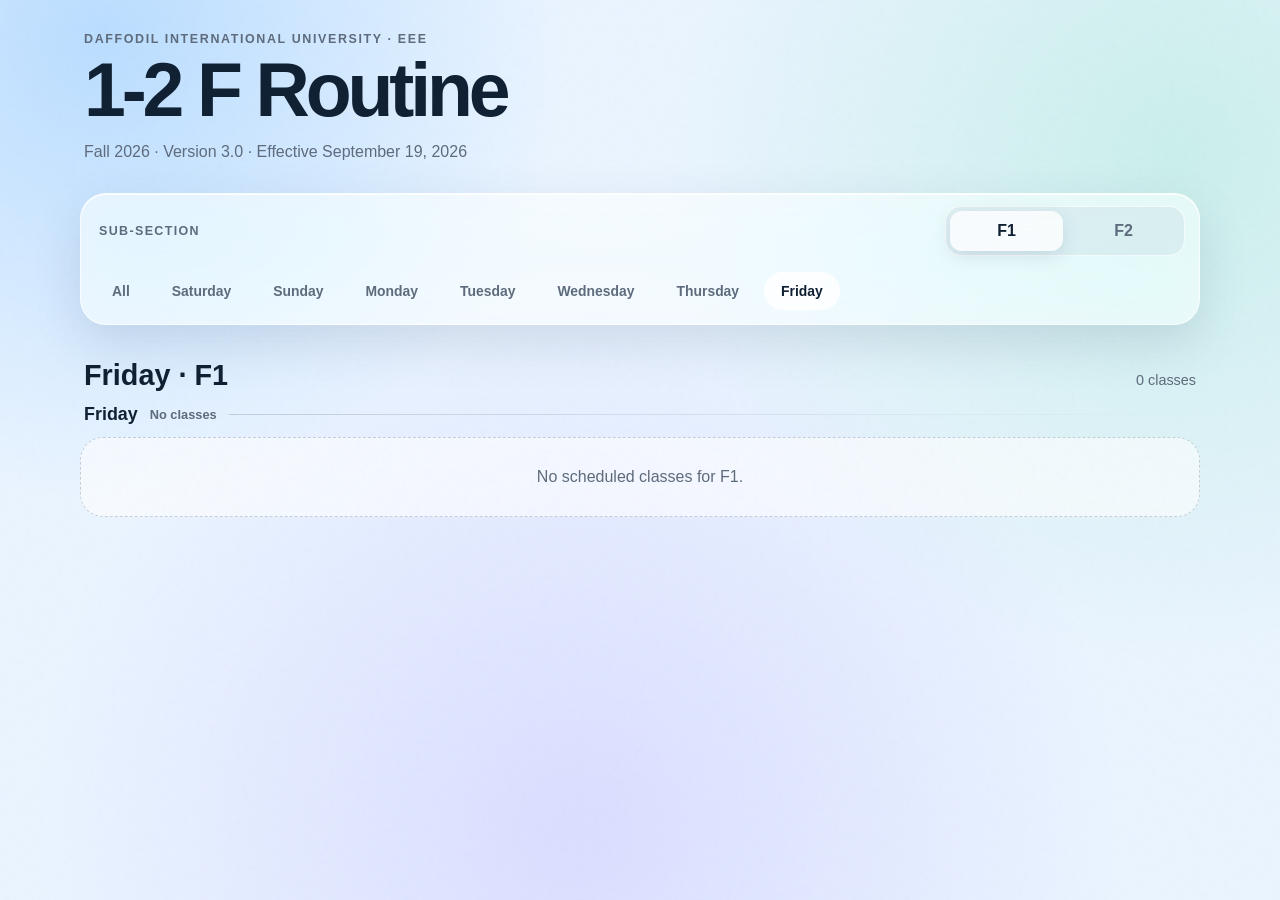
<file: fv3.3.html>
<!doctype html>
<html lang="en">
<head>
<meta charset="utf-8">
<meta name="viewport" content="width=device-width,initial-scale=1,viewport-fit=cover">
<meta name="theme-color" content="#eaf4ff" media="(prefers-color-scheme:light)">
<meta name="theme-color" content="#07111f" media="(prefers-color-scheme:dark)">
<title>EEE 1-2 F · Fall 2026 Routine</title>
<style>
:root{color-scheme:light dark;--bg:#eaf4ff;--ink:#102033;--muted:#5d6b7c;--glass:rgba(255,255,255,.56);--glass2:rgba(255,255,255,.78);--line:rgba(255,255,255,.72);--shadow:0 18px 48px rgba(44,75,110,.15),inset 0 1px 0 rgba(255,255,255,.78);--blue:#2378d4;--blue-bg:rgba(107,181,255,.18);--blue-line:rgba(50,134,221,.34);--green:#14764b;--green-bg:rgba(91,209,148,.18);--green-line:rgba(34,153,98,.31);--focus:#315eea}
@media(prefers-color-scheme:dark){:root{--bg:#07111f;--ink:#f4f8ff;--muted:#a9b6c8;--glass:rgba(15,31,50,.56);--glass2:rgba(17,35,57,.78);--line:rgba(255,255,255,.13);--shadow:0 22px 54px rgba(0,0,0,.36),inset 0 1px 0 rgba(255,255,255,.11);--blue:#9bd0ff;--blue-bg:rgba(37,132,224,.19);--blue-line:rgba(119,194,255,.32);--green:#9aebbe;--green-bg:rgba(36,155,95,.19);--green-line:rgba(105,226,160,.29);--focus:#9ab6ff}}
*{box-sizing:border-box}html{scroll-behavior:smooth}body{min-height:100vh;margin:0;overflow-x:hidden;color:var(--ink);background:radial-gradient(circle at 8% 4%,rgba(93,176,255,.34),transparent 29rem),radial-gradient(circle at 92% 17%,rgba(107,223,174,.25),transparent 32rem),radial-gradient(circle at 45% 92%,rgba(145,119,255,.18),transparent 34rem),var(--bg);font-family:ui-sans-serif,-apple-system,BlinkMacSystemFont,"Segoe UI",sans-serif;-webkit-font-smoothing:antialiased}body:before{content:"";position:fixed;inset:0;pointer-events:none;opacity:.25;background-image:url("data:image/svg+xml,%3Csvg viewBox='0 0 160 160' xmlns='http://www.w3.org/2000/svg'%3E%3Cfilter id='n'%3E%3CfeTurbulence type='fractalNoise' baseFrequency='.85' numOctaves='3' stitchTiles='stitch'/%3E%3C/filter%3E%3Crect width='100%25' height='100%25' filter='url(%23n)' opacity='.075'/%3E%3C/svg%3E")}button,select{font:inherit}button:focus-visible,select:focus-visible{outline:3px solid var(--focus);outline-offset:3px}.sr-only{position:absolute;width:1px;height:1px;padding:0;margin:-1px;overflow:hidden;clip:rect(0,0,0,0);white-space:nowrap;border:0}.app{width:min(1120px,calc(100% - 28px));margin:auto;padding:max(24px,env(safe-area-inset-top)) 0 72px}.hero{padding:8px 4px 18px}.eyebrow{margin:0 0 8px;color:var(--muted);font-size:.78rem;font-weight:750;letter-spacing:.13em;text-transform:uppercase}h1{margin:0;font-size:clamp(2rem,7vw,4.7rem);line-height:.96;letter-spacing:-.055em}.subtitle{margin:14px 0 0;color:var(--muted);line-height:1.55}.hero,.controls{transition:opacity .28s,transform .38s cubic-bezier(.2,.8,.2,1)}body.is-compact .hero,body.is-compact .controls{opacity:.18;transform:translateY(-12px) scale(.985);pointer-events:none}.controls{position:relative;z-index:10;padding:10px 0 12px}.glass{overflow:hidden;border:1px solid var(--line);border-radius:26px;background:var(--glass);box-shadow:var(--shadow);backdrop-filter:blur(24px) saturate(165%);-webkit-backdrop-filter:blur(24px) saturate(165%)}.section-row{display:flex;align-items:center;justify-content:space-between;gap:18px;padding:12px 14px 8px 18px}.section-label{color:var(--muted);font-size:.78rem;font-weight:800;letter-spacing:.11em;text-transform:uppercase}.segment{display:grid;grid-template-columns:repeat(2,minmax(68px,1fr));gap:4px;width:min(240px,58vw);padding:4px;border:1px solid var(--line);border-radius:16px;background:rgba(127,146,170,.11)}.segment button,.island-section button{border:0;color:var(--muted);background:transparent;font-weight:800;cursor:pointer}.segment button{min-height:40px;border-radius:12px}.segment button[aria-pressed=true]{color:var(--ink);background:var(--glass2);box-shadow:0 5px 18px rgba(32,57,85,.12)}.day-track{display:flex;gap:8px;overflow-x:auto;padding:8px 14px 14px;scrollbar-width:none}.day-track::-webkit-scrollbar{display:none}.day-button{flex:0 0 auto;min-height:38px;padding:0 16px;border:1px solid transparent;border-radius:999px;color:var(--muted);background:transparent;font-size:.87rem;font-weight:750;cursor:pointer}.day-button:hover,.day-button[aria-pressed=true]{color:var(--ink);border-color:var(--line);background:var(--glass2)}
.dynamic-island{position:fixed;z-index:100;top:max(10px,env(safe-area-inset-top));left:50%;display:flex;align-items:center;gap:7px;width:min(326px,calc(100% - 28px));min-height:49px;padding:6px;border:1px solid rgba(255,255,255,.13);border-radius:999px;color:#fff;background:rgba(5,10,18,.88);box-shadow:0 14px 38px rgba(0,0,0,.28),inset 0 1px 0 rgba(255,255,255,.12);backdrop-filter:blur(24px) saturate(180%);opacity:0;transform:translate(-50%,-22px) scale(.82);pointer-events:none;transition:.3s}body.is-compact .dynamic-island{opacity:1;transform:translate(-50%,0);pointer-events:auto}.island-section{display:grid;grid-template-columns:repeat(2,1fr);gap:3px;width:104px;padding:3px;border-radius:999px;background:rgba(255,255,255,.09)}.island-section button{min-height:34px;border-radius:999px;color:rgba(255,255,255,.58);font-size:.77rem}.island-section button[aria-pressed=true]{color:#fff;background:rgba(255,255,255,.16)}.island-divider{width:1px;height:24px;background:rgba(255,255,255,.14)}.island-day-wrap{position:relative;flex:1;min-width:0}.island-day{width:100%;min-height:36px;padding:0 28px 0 11px;border:0;border-radius:999px;color:#fff;background:rgba(255,255,255,.08);font-size:.78rem;font-weight:800;appearance:none}.live-pip{width:8px;height:8px;margin-right:6px;border-radius:50%;background:rgba(255,255,255,.18)}.live-pip.is-live{background:#5aa9ff;box-shadow:0 0 0 5px rgba(90,169,255,.13),0 0 16px #5aa9ff;animation:pulse 1.8s infinite}.live-pip.ending-soon{background:#57df8c;box-shadow:0 0 0 5px rgba(87,223,140,.14),0 0 18px #57df8c}.summary{display:flex;flex-wrap:wrap;align-items:baseline;justify-content:space-between;gap:10px;padding:22px 4px 12px}.summary h2{margin:0;font-size:clamp(1.32rem,3vw,1.8rem)}.summary p{margin:0;color:var(--muted);font-size:.9rem}.schedule{display:grid;gap:28px}.day-section{scroll-margin-top:80px}.day-heading{display:flex;align-items:center;gap:12px;margin:0 4px 12px}.day-heading h3{margin:0;font-size:1.12rem}.day-heading span{color:var(--muted);font-size:.8rem;font-weight:700}.day-heading:after{content:"";height:1px;flex:1;background:linear-gradient(90deg,rgba(100,115,135,.28),transparent)}.cards{display:grid;grid-template-columns:repeat(2,minmax(0,1fr));gap:14px}.class-card{position:relative;isolation:isolate;min-height:210px;overflow:hidden;padding:20px;border:1px solid var(--card-line);border-radius:25px;background:linear-gradient(145deg,var(--card-bg),var(--glass));box-shadow:var(--shadow);backdrop-filter:blur(22px) saturate(155%);transition:.35s}.class-card:before{content:"";position:absolute;z-index:-1;width:150px;height:150px;right:-42px;top:-60px;border-radius:50%;background:var(--glow);filter:blur(10px);opacity:.55}.theory{--card-bg:var(--green-bg);--card-line:var(--green-line);--accent:var(--green);--glow:rgba(92,222,156,.25)}.lab{--card-bg:var(--blue-bg);--card-line:var(--blue-line);--accent:var(--blue);--glow:rgba(82,172,255,.26)}.class-card.is-live{border-color:#5baaff;transform:translateY(-3px);box-shadow:0 22px 58px rgba(35,122,220,.24),0 0 34px rgba(63,150,245,.2)}.class-card.is-live.ending-soon{border-color:#4cd587;box-shadow:0 22px 58px rgba(31,160,89,.22),0 0 36px rgba(76,213,135,.23)}.card-top{display:flex;flex-wrap:wrap;align-items:center;justify-content:space-between;gap:10px}.pill{display:inline-flex;align-items:center;width:fit-content;min-height:38px;padding:8px 14px;border:1px solid var(--card-line);border-radius:999px;background:linear-gradient(145deg,var(--glass2),rgba(255,255,255,.08));box-shadow:0 7px 18px rgba(23,48,75,.09),inset 0 1px 0 rgba(255,255,255,.32);backdrop-filter:blur(14px) saturate(150%);font-size:.8rem;font-weight:800;transition:.2s}.pill:hover{transform:translateY(-2px);border-color:var(--accent);box-shadow:0 10px 24px rgba(23,48,75,.14)}.icon{margin-right:7px;font-size:.92rem}.kind{gap:0;color:var(--accent);font-size:.75rem;font-weight:900;letter-spacing:.09em;text-transform:uppercase}.kind:before{content:"";display:none;width:8px;height:8px;flex:0 0 8px;border-radius:50%}.class-card.is-live .kind{gap:9px}.class-card.is-live .kind:before{display:block!important;background:#f02849;box-shadow:0 0 0 0 rgba(240,40,73,.7);animation:liveDot 1.15s cubic-bezier(.4,0,.6,1) infinite}@keyframes liveDot{0%,100%{transform:scale(.8);opacity:.45;box-shadow:0 0 0 0 rgba(240,40,73,.65)}50%{transform:scale(1.18);opacity:1;box-shadow:0 0 0 7px rgba(240,40,73,0)}}.theory .kind{background:linear-gradient(145deg,rgba(37,172,105,.22),rgba(37,172,105,.09))}.lab .kind{background:linear-gradient(145deg,rgba(50,145,239,.23),rgba(50,145,239,.09))}.time{white-space:nowrap}.class-card h4{max-width:92%;margin:17px 0 10px;font-size:clamp(1.14rem,2.5vw,1.44rem);line-height:1.16;letter-spacing:-.028em}.course-code{min-height:34px;padding:6px 12px;color:var(--accent);font-size:.76rem;letter-spacing:.07em}.meta{display:flex;flex-wrap:wrap;align-items:center;gap:9px;margin-top:22px}.teacher{margin:0;color:var(--muted)}.room{color:var(--ink);white-space:nowrap}.live-status{display:none;grid-template-columns:minmax(0,1fr) auto;align-items:center;gap:10px;margin-top:18px}.is-live .live-status{display:grid}.progress-track{height:7px;overflow:hidden;border-radius:999px;background:rgba(89,116,145,.17)}.progress-fill{width:0;height:100%;border-radius:inherit;background:linear-gradient(90deg,#4f8fff,#67c4ff);transition:width 1s linear}.ending-soon .progress-fill{background:linear-gradient(90deg,#38c875,#75eca2)}.countdown{min-width:74px;color:var(--accent);font-size:.72rem;font-weight:850;text-align:right}.empty{padding:30px 20px;border:1px dashed rgba(100,115,135,.32);border-radius:23px;color:var(--muted);text-align:center;background:var(--glass)}.footer{margin-top:38px;padding:0 4px;color:var(--muted);font-size:.76rem;line-height:1.5}@keyframes pulse{50%{transform:scale(1.2)}}@media(max-width:720px){.app{width:min(100% - 20px,1120px);padding-bottom:48px}.cards{grid-template-columns:1fr}.class-card{min-height:190px}.section-label{font-size:.7rem}}@media(max-width:480px){.pill{min-height:34px;padding:6px 10px;font-size:.72rem}.teacher{flex:0 1 auto;width:auto;max-width:100%;padding:6px 10px}.teacher .icon{margin-right:5px}.room{padding:6px 10px}}@media(prefers-reduced-motion:reduce){html{scroll-behavior:auto}*,*:before,*:after{transition-duration:.001ms!important;animation-duration:.001ms!important}}
</style>
</head>
<body>
<div class="dynamic-island" aria-label="Compact routine controls"><div class="island-section" role="group" aria-label="Choose sub-section"><button type="button" data-section="F1" aria-pressed="true">F1</button><button type="button" data-section="F2" aria-pressed="false">F2</button></div><span class="island-divider"></span><label class="island-day-wrap"><span class="sr-only">Selected day</span><select class="island-day" id="islandDay"></select></label><span class="live-pip" id="livePip"></span></div>
<main class="app"><header class="hero"><p class="eyebrow">Daffodil International University · EEE</p><h1>1-2 F Routine</h1><p class="subtitle">Fall 2026 · Version 3.0 · Effective September 19, 2026</p></header><div class="controls"><div class="glass"><div class="section-row"><span class="section-label">Sub-section</span><div class="segment" role="group"><button type="button" data-section="F1" aria-pressed="true">F1</button><button type="button" data-section="F2" aria-pressed="false">F2</button></div></div><nav aria-label="Filter by day"><div class="day-track" id="dayTrack"></div></nav></div></div><section class="summary" aria-live="polite"><h2 id="viewTitle"></h2><p id="classCount"></p></section><section class="schedule" id="schedule"></section></main>
<script>
const routine=[
["F1","Sunday","09:30","10:30","0541-121","Ordinary and Partial Differential Equation","Sarna Sarker","103","Theory"],["F1","Sunday","10:30","11:30","0713-121","Electrical Circuits II","Md. Wahiduzzaman","103","Theory"],["F1","Sunday","13:00","15:00","0613-122","Programming I","Sayeed Hossain Sayor","204","Lab"],["F1","Monday","10:30","11:30","0713-121","Electrical Circuits II","Md. Wahiduzzaman","405","Theory"],["F1","Monday","08:30","10:30","0531-112","Chemistry Laboratory","Dr. Md. Shahin Azad","Civil-A (303)","Lab"],["F1","Monday","13:00","14:00","0531-111","Chemistry","Songita Rani Adhikary","406","Theory"],["F1","Tuesday","08:30","10:30","0713-121","Electrical Circuits II","Dr. M. Shamsul Alam","103","Theory"],["F1","Tuesday","10:30","11:30","0541-121","Ordinary and Partial Differential Equation","Sarna Sarker","302","Theory"],["F1","Tuesday","11:30","12:30","0531-111","Chemistry","Songita Rani Adhikary","302","Theory"],["F1","Wednesday","11:30","12:30","0531-111","Chemistry","Songita Rani Adhikary","301","Theory"],["F1","Wednesday","13:00","15:00","0713-122","Electrical Circuits Laboratory","Md. Sanowar Hosen","105","Lab"],["F1","Wednesday","15:00","16:00","0541-121","Ordinary and Partial Differential Equation","Sarna Sarker","301","Theory"],
["F2","Sunday","09:30","10:30","0541-121","Ordinary and Partial Differential Equation","Sarna Sarker","103","Theory"],["F2","Sunday","10:30","11:30","0713-121","Electrical Circuits II","Md. Wahiduzzaman","103","Theory"],["F2","Sunday","13:00","15:00","0531-112","Chemistry Laboratory","Dr. Md. Shahin Azad","Civil-A (303)","Lab"],["F2","Monday","10:30","11:30","0713-121","Electrical Circuits II","Md. Wahiduzzaman","405","Theory"],["F2","Monday","08:30","10:30","0713-122","Electrical Circuits Laboratory","Md. Sanowar Hosen","105","Lab"],["F2","Monday","13:00","14:00","0531-111","Chemistry","Songita Rani Adhikary","406","Theory"],["F2","Tuesday","10:30","11:30","0541-121","Ordinary and Partial Differential Equation","Sarna Sarker","302","Theory"],["F2","Tuesday","11:30","12:30","0531-111","Chemistry","Songita Rani Adhikary","302","Theory"],["F2","Wednesday","08:30","10:30","0713-121","Electrical Circuits II","Dr. M. Shamsul Alam","103","Theory"],["F2","Wednesday","11:30","12:30","0531-111","Chemistry","Songita Rani Adhikary","301","Theory"],["F2","Wednesday","13:00","15:00","0613-122","Programming I","Sayeed Hossain Sayor","203","Lab"],["F2","Wednesday","15:00","16:00","0541-121","Ordinary and Partial Differential Equation","Sarna Sarker","301","Theory"]
].map(([section,day,start,end,code,course,teacher,room,type])=>({section,day,start,end,code,course,teacher,room,type}));
const days=["Saturday","Sunday","Monday","Tuesday","Wednesday","Thursday","Friday"],state={section:"F1",day:"All",dayTouched:false};
const schedule=document.querySelector("#schedule"),dayTrack=document.querySelector("#dayTrack"),islandDay=document.querySelector("#islandDay"),livePip=document.querySelector("#livePip"),viewTitle=document.querySelector("#viewTitle"),classCount=document.querySelector("#classCount");
const esc=v=>String(v).replace(/[&<>'"]/g,c=>({"&":"&amp;","<":"&lt;",">":"&gt;","'":"&#39;",'"':"&quot;"})[c]);
function formatTime(t){let[h,m]=t.split(":").map(Number);return`${h%12||12}:${String(m).padStart(2,"0")} ${h>=12?"PM":"AM"}`}
function sec(t){let[h,m]=t.split(":").map(Number);return h*3600+m*60}
function clock(){let p=new Intl.DateTimeFormat("en-GB",{timeZone:"Asia/Dhaka",weekday:"long",hour:"2-digit",minute:"2-digit",second:"2-digit",hourCycle:"h23"}).formatToParts(new Date()).reduce((a,x)=>(x.type!=="literal"&&(a[x.type]=x.value),a),{});return{day:p.weekday,seconds:+p.hour*3600 + +p.minute*60 + +p.second}}
function remaining(s){s=Math.max(0,Math.ceil(s));let h=Math.floor(s/3600),m=Math.floor(s%3600/60),x=s%60;return h?`${h}:${String(m).padStart(2,"0")}:${String(x).padStart(2,"0")} left`:`${String(m).padStart(2,"0")}:${String(x).padStart(2,"0")} left`}
function autoDay(){if(!state.dayTouched){state.day=days.includes(clock().day)?clock().day:"All"}}
function controls(){let opts=["All",...days];dayTrack.innerHTML=opts.map(d=>`<button class="day-button" data-day="${d}" aria-pressed="${d===state.day}">${d}</button>`).join("");islandDay.innerHTML=opts.map(d=>`<option>${d}</option>`).join("");sync()}
function sync(){document.querySelectorAll("[data-section]").forEach(b=>b.setAttribute("aria-pressed",b.dataset.section===state.section));document.querySelectorAll("[data-day]").forEach(b=>b.setAttribute("aria-pressed",b.dataset.day===state.day));islandDay.value=state.day}
function card(i){return`<article class="class-card ${i.type.toLowerCase()}" data-day="${esc(i.day)}" data-start="${i.start}" data-end="${i.end}"><div class="card-top"><span class="pill kind">${esc(i.type)}</span><time class="pill time"><span class="icon">◷</span>${formatTime(i.start)}–${formatTime(i.end)}</time></div><h4>${esc(i.course)}</h4><div class="meta"><p class="pill teacher"><span class="icon">♙</span>${esc(i.teacher)}</p><span class="pill room"><span class="icon">⌂</span>Room ${esc(i.room)}</span></div><div class="live-status"><div class="progress-track"><div class="progress-fill"></div></div><span class="countdown"></span></div></article>`}
function render(){let selected=state.day==="All"?days:[state.day],all=routine.filter(i=>i.section===state.section),visible=state.day==="All"?all:all.filter(i=>i.day===state.day);viewTitle.textContent=`${state.day==="All"?"All days":state.day} · ${state.section}`;classCount.textContent=`${visible.length} ${visible.length===1?"class":"classes"}`;schedule.innerHTML=selected.map(day=>{let list=all.filter(i=>i.day===day).sort((a,b)=>a.start.localeCompare(b.start));return`<section class="day-section"><div class="day-heading"><h3>${day}</h3><span>${list.length?`${list.length} ${list.length===1?"class":"classes"}`:"No classes"}</span></div>${list.length?`<div class="cards">${list.map(card).join("")}</div>`:`<div class="empty">No scheduled classes for ${state.section}.</div>`}</section>`}).join("");sync();updateLive()}
function updateLive(){let c=clock();document.querySelectorAll(".class-card").forEach(card=>{let s=sec(card.dataset.start),e=sec(card.dataset.end),live=card.dataset.day===c.day&&c.seconds>=s&&c.seconds<e,soon=live&&e-c.seconds<=600;card.classList.toggle("is-live",live);card.classList.toggle("ending-soon",soon);if(live){card.querySelector(".progress-fill").style.width=`${(c.seconds-s)/(e-s)*100}%`;card.querySelector(".countdown").textContent=remaining(e-c.seconds)}});let item=routine.find(i=>i.section===state.section&&i.day===c.day&&c.seconds>=sec(i.start)&&c.seconds<sec(i.end));livePip.classList.toggle("is-live",!!item);livePip.classList.toggle("ending-soon",!!item&&sec(item.end)-c.seconds<=600);livePip.title=item?`${item.course} is live`:"No class is live"}
document.addEventListener("click",e=>{let b=e.target.closest("button[data-section]");if(b){state.section=b.dataset.section;render()}});dayTrack.addEventListener("click",e=>{let b=e.target.closest("[data-day]");if(b){state.dayTouched=true;state.day=b.dataset.day;render();document.querySelector(".summary").scrollIntoView({behavior:"smooth"})}});islandDay.addEventListener("change",()=>{state.dayTouched=true;state.day=islandDay.value;render()});let ticking=false;addEventListener("scroll",()=>{if(!ticking){ticking=true;requestAnimationFrame(()=>{document.body.classList.toggle("is-compact",scrollY>118);ticking=false})}},{passive:true});autoDay();controls();render();setInterval(updateLive,1000);
</script>
</body>
</html>
</file>
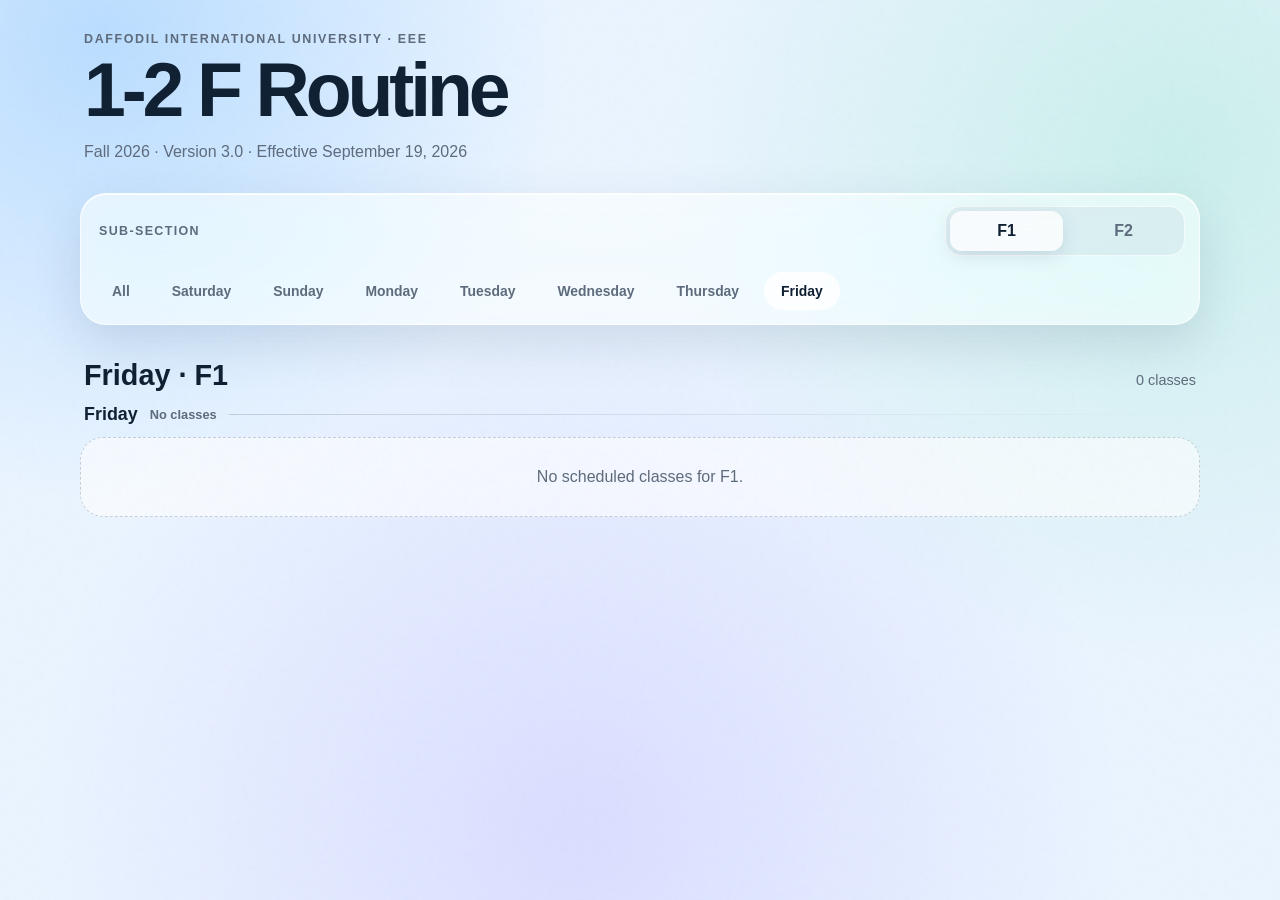
<file: latest routine v4.html>
<!doctype html>
<html lang="en">
<head>
<meta charset="utf-8">
<meta name="viewport" content="width=device-width,initial-scale=1,viewport-fit=cover">
<meta name="theme-color" content="#eaf4ff" media="(prefers-color-scheme:light)">
<meta name="theme-color" content="#07111f" media="(prefers-color-scheme:dark)">
<title>EEE 1-2 F · Fall 2026 Routine</title>
<style>
:root{color-scheme:light dark;--bg:#eaf4ff;--ink:#102033;--muted:#5d6b7c;--glass:rgba(255,255,255,.56);--glass2:rgba(255,255,255,.78);--line:rgba(255,255,255,.72);--shadow:0 18px 48px rgba(44,75,110,.15),inset 0 1px 0 rgba(255,255,255,.78);--blue:#2378d4;--blue-bg:rgba(107,181,255,.18);--blue-line:rgba(50,134,221,.34);--green:#14764b;--green-bg:rgba(91,209,148,.18);--green-line:rgba(34,153,98,.31);--focus:#315eea}
@media(prefers-color-scheme:dark){:root{--bg:#07111f;--ink:#f4f8ff;--muted:#a9b6c8;--glass:rgba(15,31,50,.56);--glass2:rgba(17,35,57,.78);--line:rgba(255,255,255,.13);--shadow:0 22px 54px rgba(0,0,0,.36),inset 0 1px 0 rgba(255,255,255,.11);--blue:#9bd0ff;--blue-bg:rgba(37,132,224,.19);--blue-line:rgba(119,194,255,.32);--green:#9aebbe;--green-bg:rgba(36,155,95,.19);--green-line:rgba(105,226,160,.29);--focus:#9ab6ff}}
*{box-sizing:border-box}html{scroll-behavior:smooth}body{min-height:100vh;margin:0;overflow-x:hidden;color:var(--ink);background:radial-gradient(circle at 8% 4%,rgba(93,176,255,.34),transparent 29rem),radial-gradient(circle at 92% 17%,rgba(107,223,174,.25),transparent 32rem),radial-gradient(circle at 45% 92%,rgba(145,119,255,.18),transparent 34rem),var(--bg);font-family:ui-sans-serif,-apple-system,BlinkMacSystemFont,"Segoe UI",sans-serif;-webkit-font-smoothing:antialiased}body:before{content:"";position:fixed;inset:0;pointer-events:none;opacity:.25;background-image:url("data:image/svg+xml,%3Csvg viewBox='0 0 160 160' xmlns='http://www.w3.org/2000/svg'%3E%3Cfilter id='n'%3E%3CfeTurbulence type='fractalNoise' baseFrequency='.85' numOctaves='3' stitchTiles='stitch'/%3E%3C/filter%3E%3Crect width='100%25' height='100%25' filter='url(%23n)' opacity='.075'/%3E%3C/svg%3E")}button,select{font:inherit}button:focus-visible,select:focus-visible{outline:3px solid var(--focus);outline-offset:3px}.sr-only{position:absolute;width:1px;height:1px;padding:0;margin:-1px;overflow:hidden;clip:rect(0,0,0,0);white-space:nowrap;border:0}.app{width:min(1120px,calc(100% - 28px));margin:auto;padding:max(24px,env(safe-area-inset-top)) 0 72px}.hero{padding:8px 4px 18px}.eyebrow{margin:0 0 8px;color:var(--muted);font-size:.78rem;font-weight:750;letter-spacing:.13em;text-transform:uppercase}h1{margin:0;font-size:clamp(2rem,7vw,4.7rem);line-height:.96;letter-spacing:-.055em}.subtitle{margin:14px 0 0;color:var(--muted);line-height:1.55}.hero,.controls{transition:opacity .28s,transform .38s cubic-bezier(.2,.8,.2,1)}body.is-compact .hero,body.is-compact .controls{opacity:.18;transform:translateY(-12px) scale(.985);pointer-events:none}.controls{position:relative;z-index:10;padding:10px 0 12px}.glass{overflow:hidden;border:1px solid var(--line);border-radius:26px;background:var(--glass);box-shadow:var(--shadow);backdrop-filter:blur(24px) saturate(165%);-webkit-backdrop-filter:blur(24px) saturate(165%)}.section-row{display:flex;align-items:center;justify-content:space-between;gap:18px;padding:12px 14px 8px 18px}.section-label{color:var(--muted);font-size:.78rem;font-weight:800;letter-spacing:.11em;text-transform:uppercase}.segment{display:grid;grid-template-columns:repeat(2,minmax(68px,1fr));gap:4px;width:min(240px,58vw);padding:4px;border:1px solid var(--line);border-radius:16px;background:rgba(127,146,170,.11)}.segment button,.island-section button{border:0;color:var(--muted);background:transparent;font-weight:800;cursor:pointer}.segment button{min-height:40px;border-radius:12px}.segment button[aria-pressed=true]{color:var(--ink);background:var(--glass2);box-shadow:0 5px 18px rgba(32,57,85,.12)}.day-track{display:flex;gap:8px;overflow-x:auto;padding:8px 14px 14px;scrollbar-width:none}.day-track::-webkit-scrollbar{display:none}.day-button{flex:0 0 auto;min-height:38px;padding:0 16px;border:1px solid transparent;border-radius:999px;color:var(--muted);background:transparent;font-size:.87rem;font-weight:750;cursor:pointer}.day-button:hover,.day-button[aria-pressed=true]{color:var(--ink);border-color:var(--line);background:var(--glass2)}
.dynamic-island{position:fixed;z-index:100;top:max(10px,env(safe-area-inset-top));left:50%;display:flex;align-items:center;gap:7px;width:min(326px,calc(100% - 28px));min-height:49px;padding:6px;border:1px solid rgba(255,255,255,.13);border-radius:999px;color:#fff;background:rgba(5,10,18,.88);box-shadow:0 14px 38px rgba(0,0,0,.28),inset 0 1px 0 rgba(255,255,255,.12);backdrop-filter:blur(24px) saturate(180%);opacity:0;transform:translate(-50%,-22px) scale(.82);pointer-events:none;transition:.3s}body.is-compact .dynamic-island{opacity:1;transform:translate(-50%,0);pointer-events:auto}.island-section{display:grid;grid-template-columns:repeat(2,1fr);gap:3px;width:104px;padding:3px;border-radius:999px;background:rgba(255,255,255,.09)}.island-section button{min-height:34px;border-radius:999px;color:rgba(255,255,255,.58);font-size:.77rem}.island-section button[aria-pressed=true]{color:#fff;background:rgba(255,255,255,.16)}.island-divider{width:1px;height:24px;background:rgba(255,255,255,.14)}.island-day-wrap{position:relative;flex:1;min-width:0}.island-day{width:100%;min-height:36px;padding:0 28px 0 11px;border:0;border-radius:999px;color:#fff;background:rgba(255,255,255,.08);font-size:.78rem;font-weight:800;appearance:none}.live-pip{width:8px;height:8px;margin-right:6px;border-radius:50%;background:rgba(255,255,255,.18)}.live-pip.is-live{background:#5aa9ff;box-shadow:0 0 0 5px rgba(90,169,255,.13),0 0 16px #5aa9ff;animation:pulse 1.8s infinite}.live-pip.ending-soon{background:#57df8c;box-shadow:0 0 0 5px rgba(87,223,140,.14),0 0 18px #57df8c}.summary{display:flex;flex-wrap:wrap;align-items:baseline;justify-content:space-between;gap:10px;padding:22px 4px 12px}.summary h2{margin:0;font-size:clamp(1.32rem,3vw,1.8rem)}.summary p{margin:0;color:var(--muted);font-size:.9rem}.schedule{display:grid;gap:28px}.day-section{scroll-margin-top:80px}.day-heading{display:flex;align-items:center;gap:12px;margin:0 4px 12px}.day-heading h3{margin:0;font-size:1.12rem}.day-heading span{color:var(--muted);font-size:.8rem;font-weight:700}.day-heading:after{content:"";height:1px;flex:1;background:linear-gradient(90deg,rgba(100,115,135,.28),transparent)}.cards{display:grid;grid-template-columns:repeat(2,minmax(0,1fr));gap:14px}.class-card{position:relative;isolation:isolate;min-height:210px;overflow:hidden;padding:20px;border:1px solid var(--card-line);border-radius:25px;background:linear-gradient(145deg,var(--card-bg),var(--glass));box-shadow:var(--shadow);backdrop-filter:blur(22px) saturate(155%);transition:.35s}.class-card:before{content:"";position:absolute;z-index:-1;width:150px;height:150px;right:-42px;top:-60px;border-radius:50%;background:var(--glow);filter:blur(10px);opacity:.55}.theory{--card-bg:var(--green-bg);--card-line:var(--green-line);--accent:var(--green);--glow:rgba(92,222,156,.25)}.lab{--card-bg:var(--blue-bg);--card-line:var(--blue-line);--accent:var(--blue);--glow:rgba(82,172,255,.26)}.class-card.is-live{border-color:#5baaff;transform:translateY(-3px);box-shadow:0 22px 58px rgba(35,122,220,.24),0 0 34px rgba(63,150,245,.2)}.class-card.is-live.ending-soon{border-color:#4cd587;box-shadow:0 22px 58px rgba(31,160,89,.22),0 0 36px rgba(76,213,135,.23)}.card-top{display:flex;flex-wrap:wrap;align-items:center;justify-content:space-between;gap:10px}.pill{display:inline-flex;align-items:center;width:fit-content;min-height:38px;padding:8px 14px;border:1px solid var(--card-line);border-radius:999px;background:linear-gradient(145deg,var(--glass2),rgba(255,255,255,.08));box-shadow:0 7px 18px rgba(23,48,75,.09),inset 0 1px 0 rgba(255,255,255,.32);backdrop-filter:blur(14px) saturate(150%);font-size:.8rem;font-weight:800;transition:.2s}.pill:hover{transform:translateY(-2px);border-color:var(--accent);box-shadow:0 10px 24px rgba(23,48,75,.14)}.icon{margin-right:7px;font-size:.92rem}.kind{gap:0;color:var(--accent);font-size:.75rem;font-weight:900;letter-spacing:.09em;text-transform:uppercase}.kind:before{content:"";display:none;width:8px;height:8px;flex:0 0 8px;border-radius:50%}.class-card.is-live .kind{gap:9px}.class-card.is-live .kind:before{display:block!important;background:#f02849;box-shadow:0 0 0 0 rgba(240,40,73,.7);animation:liveDot 1.15s cubic-bezier(.4,0,.6,1) infinite}@keyframes liveDot{0%,100%{transform:scale(.8);opacity:.45;box-shadow:0 0 0 0 rgba(240,40,73,.65)}50%{transform:scale(1.18);opacity:1;box-shadow:0 0 0 7px rgba(240,40,73,0)}}.theory .kind{background:linear-gradient(145deg,rgba(37,172,105,.22),rgba(37,172,105,.09))}.lab .kind{background:linear-gradient(145deg,rgba(50,145,239,.23),rgba(50,145,239,.09))}.time{white-space:nowrap}.class-card h4{max-width:92%;margin:17px 0 10px;font-size:clamp(1.14rem,2.5vw,1.44rem);line-height:1.16;letter-spacing:-.028em}.course-code{min-height:34px;padding:6px 12px;color:var(--accent);font-size:.76rem;letter-spacing:.07em}.meta{display:flex;flex-wrap:wrap;align-items:center;gap:9px;margin-top:22px}.teacher{margin:0;color:var(--muted)}.room{color:var(--ink);white-space:nowrap}.live-status{display:none;grid-template-columns:minmax(0,1fr) auto;align-items:center;gap:10px;margin-top:18px}.is-live .live-status{display:grid}.progress-track{height:7px;overflow:hidden;border-radius:999px;background:rgba(89,116,145,.17)}.progress-fill{width:0;height:100%;border-radius:inherit;background:linear-gradient(90deg,#4f8fff,#67c4ff);transition:width 1s linear}.ending-soon .progress-fill{background:linear-gradient(90deg,#38c875,#75eca2)}.countdown{min-width:74px;color:var(--accent);font-size:.72rem;font-weight:850;text-align:right}.empty{padding:30px 20px;border:1px dashed rgba(100,115,135,.32);border-radius:23px;color:var(--muted);text-align:center;background:var(--glass)}.footer{margin-top:38px;padding:0 4px;color:var(--muted);font-size:.76rem;line-height:1.5}@keyframes pulse{50%{transform:scale(1.2)}}@media(max-width:720px){.app{width:min(100% - 20px,1120px);padding-bottom:48px}.cards{grid-template-columns:1fr}.class-card{min-height:190px}.section-label{font-size:.7rem}}@media(max-width:480px){.pill{min-height:34px;padding:6px 10px;font-size:.72rem}.teacher{flex:0 1 auto;width:auto;max-width:100%;padding:6px 10px}.teacher .icon{margin-right:5px}.room{padding:6px 10px}}@media(prefers-reduced-motion:reduce){html{scroll-behavior:auto}*,*:before,*:after{transition-duration:.001ms!important;animation-duration:.001ms!important}}
</style>
</head>
<body>
<div class="dynamic-island" aria-label="Compact routine controls"><div class="island-section" role="group" aria-label="Choose sub-section"><button type="button" data-section="F1" aria-pressed="true">F1</button><button type="button" data-section="F2" aria-pressed="false">F2</button></div><span class="island-divider"></span><label class="island-day-wrap"><span class="sr-only">Selected day</span><select class="island-day" id="islandDay"></select></label><span class="live-pip" id="livePip"></span></div>
<main class="app"><header class="hero"><p class="eyebrow">Daffodil International University · EEE</p><h1>1-2 F Routine</h1><p class="subtitle">Fall 2026 · Version 3.0 · Effective September 19, 2026</p></header><div class="controls"><div class="glass"><div class="section-row"><span class="section-label">Sub-section</span><div class="segment" role="group"><button type="button" data-section="F1" aria-pressed="true">F1</button><button type="button" data-section="F2" aria-pressed="false">F2</button></div></div><nav aria-label="Filter by day"><div class="day-track" id="dayTrack"></div></nav></div></div><section class="summary" aria-live="polite"><h2 id="viewTitle"></h2><p id="classCount"></p></section><section class="schedule" id="schedule"></section></main>
<script>
const routine=[
["F1","Sunday","09:30","10:30","0541-121","Ordinary and Partial Differential Equation","Sarna Sarker","103","Theory"],["F1","Sunday","10:30","11:30","0713-121","Electrical Circuits II","Md. Wahiduzzaman","103","Theory"],["F1","Sunday","13:00","15:00","0613-122","Programming I","Sayeed Hossain Sayor","204","Lab"],["F1","Monday","10:30","11:30","0713-121","Electrical Circuits II","Md. Wahiduzzaman","405","Theory"],["F1","Monday","08:30","10:30","0531-112","Chemistry Laboratory","Dr. Md. Shahin Azad","Civil-A (303)","Lab"],["F1","Monday","13:00","14:00","0531-111","Chemistry","Songita Rani Adhikary","406","Theory"],["F1","Tuesday","08:30","10:30","0713-121","Electrical Circuits II","Dr. M. Shamsul Alam","103","Theory"],["F1","Tuesday","10:30","11:30","0541-121","Ordinary and Partial Differential Equation","Sarna Sarker","302","Theory"],["F1","Tuesday","11:30","12:30","0531-111","Chemistry","Songita Rani Adhikary","302","Theory"],["F1","Wednesday","11:30","12:30","0531-111","Chemistry","Songita Rani Adhikary","301","Theory"],["F1","Wednesday","13:00","15:00","0713-122","Electrical Circuits Laboratory","Md. Sanowar Hosen","105","Lab"],["F1","Wednesday","15:00","16:00","0541-121","Ordinary and Partial Differential Equation","Sarna Sarker","301","Theory"],
["F2","Sunday","09:30","10:30","0541-121","Ordinary and Partial Differential Equation","Sarna Sarker","103","Theory"],["F2","Sunday","10:30","11:30","0713-121","Electrical Circuits II","Md. Wahiduzzaman","103","Theory"],["F2","Sunday","13:00","15:00","0531-112","Chemistry Laboratory","Dr. Md. Shahin Azad","Civil-A (303)","Lab"],["F2","Monday","10:30","11:30","0713-121","Electrical Circuits II","Md. Wahiduzzaman","405","Theory"],["F2","Monday","08:30","10:30","0713-122","Electrical Circuits Laboratory","Md. Sanowar Hosen","105","Lab"],["F2","Monday","13:00","14:00","0531-111","Chemistry","Songita Rani Adhikary","406","Theory"],["F2","Tuesday","10:30","11:30","0541-121","Ordinary and Partial Differential Equation","Sarna Sarker","302","Theory"],["F2","Tuesday","11:30","12:30","0531-111","Chemistry","Songita Rani Adhikary","302","Theory"],["F2","Wednesday","08:30","10:30","0713-121","Electrical Circuits II","Dr. M. Shamsul Alam","103","Theory"],["F2","Wednesday","11:30","12:30","0531-111","Chemistry","Songita Rani Adhikary","301","Theory"],["F2","Wednesday","13:00","15:00","0613-122","Programming I","Sayeed Hossain Sayor","203","Lab"],["F2","Wednesday","15:00","16:00","0541-121","Ordinary and Partial Differential Equation","Sarna Sarker","301","Theory"]
].map(([section,day,start,end,code,course,teacher,room,type])=>({section,day,start,end,code,course,teacher,room,type}));
const days=["Saturday","Sunday","Monday","Tuesday","Wednesday","Thursday","Friday"],state={section:"F1",day:"All",dayTouched:false};
const schedule=document.querySelector("#schedule"),dayTrack=document.querySelector("#dayTrack"),islandDay=document.querySelector("#islandDay"),livePip=document.querySelector("#livePip"),viewTitle=document.querySelector("#viewTitle"),classCount=document.querySelector("#classCount");
const esc=v=>String(v).replace(/[&<>'"]/g,c=>({"&":"&amp;","<":"&lt;",">":"&gt;","'":"&#39;",'"':"&quot;"})[c]);
function formatTime(t){let[h,m]=t.split(":").map(Number);return`${h%12||12}:${String(m).padStart(2,"0")} ${h>=12?"PM":"AM"}`}
function sec(t){let[h,m]=t.split(":").map(Number);return h*3600+m*60}
function clock(){let p=new Intl.DateTimeFormat("en-GB",{timeZone:"Asia/Dhaka",weekday:"long",hour:"2-digit",minute:"2-digit",second:"2-digit",hourCycle:"h23"}).formatToParts(new Date()).reduce((a,x)=>(x.type!=="literal"&&(a[x.type]=x.value),a),{});return{day:p.weekday,seconds:+p.hour*3600 + +p.minute*60 + +p.second}}
function remaining(s){s=Math.max(0,Math.ceil(s));let h=Math.floor(s/3600),m=Math.floor(s%3600/60),x=s%60;return h?`${h}:${String(m).padStart(2,"0")}:${String(x).padStart(2,"0")} left`:`${String(m).padStart(2,"0")}:${String(x).padStart(2,"0")} left`}
function autoDay(){if(!state.dayTouched){state.day=days.includes(clock().day)?clock().day:"All"}}
function controls(){let opts=["All",...days];dayTrack.innerHTML=opts.map(d=>`<button class="day-button" data-day="${d}" aria-pressed="${d===state.day}">${d}</button>`).join("");islandDay.innerHTML=opts.map(d=>`<option>${d}</option>`).join("");sync()}
function sync(){document.querySelectorAll("[data-section]").forEach(b=>b.setAttribute("aria-pressed",b.dataset.section===state.section));document.querySelectorAll("[data-day]").forEach(b=>b.setAttribute("aria-pressed",b.dataset.day===state.day));islandDay.value=state.day}
function card(i){return`<article class="class-card ${i.type.toLowerCase()}" data-day="${esc(i.day)}" data-start="${i.start}" data-end="${i.end}"><div class="card-top"><span class="pill kind">${esc(i.type)}</span><time class="pill time"><span class="icon">◷</span>${formatTime(i.start)}–${formatTime(i.end)}</time></div><h4>${esc(i.course)}</h4><div class="meta"><p class="pill teacher"><span class="icon">♙</span>${esc(i.teacher)}</p><span class="pill room"><span class="icon">⌂</span>Room ${esc(i.room)}</span></div><div class="live-status"><div class="progress-track"><div class="progress-fill"></div></div><span class="countdown"></span></div></article>`}
function render(){let selected=state.day==="All"?days:[state.day],all=routine.filter(i=>i.section===state.section),visible=state.day==="All"?all:all.filter(i=>i.day===state.day);viewTitle.textContent=`${state.day==="All"?"All days":state.day} · ${state.section}`;classCount.textContent=`${visible.length} ${visible.length===1?"class":"classes"}`;schedule.innerHTML=selected.map(day=>{let list=all.filter(i=>i.day===day).sort((a,b)=>a.start.localeCompare(b.start));return`<section class="day-section"><div class="day-heading"><h3>${day}</h3><span>${list.length?`${list.length} ${list.length===1?"class":"classes"}`:"No classes"}</span></div>${list.length?`<div class="cards">${list.map(card).join("")}</div>`:`<div class="empty">No scheduled classes for ${state.section}.</div>`}</section>`}).join("");sync();updateLive()}
function updateLive(){let c=clock();document.querySelectorAll(".class-card").forEach(card=>{let s=sec(card.dataset.start),e=sec(card.dataset.end),live=card.dataset.day===c.day&&c.seconds>=s&&c.seconds<e,soon=live&&e-c.seconds<=600;card.classList.toggle("is-live",live);card.classList.toggle("ending-soon",soon);if(live){card.querySelector(".progress-fill").style.width=`${(c.seconds-s)/(e-s)*100}%`;card.querySelector(".countdown").textContent=remaining(e-c.seconds)}});let item=routine.find(i=>i.section===state.section&&i.day===c.day&&c.seconds>=sec(i.start)&&c.seconds<sec(i.end));livePip.classList.toggle("is-live",!!item);livePip.classList.toggle("ending-soon",!!item&&sec(item.end)-c.seconds<=600);livePip.title=item?`${item.course} is live`:"No class is live"}
document.addEventListener("click",e=>{let b=e.target.closest("button[data-section]");if(b){state.section=b.dataset.section;render()}});dayTrack.addEventListener("click",e=>{let b=e.target.closest("[data-day]");if(b){state.dayTouched=true;state.day=b.dataset.day;render();document.querySelector(".summary").scrollIntoView({behavior:"smooth"})}});islandDay.addEventListener("change",()=>{state.dayTouched=true;state.day=islandDay.value;render()});let ticking=false;addEventListener("scroll",()=>{if(!ticking){ticking=true;requestAnimationFrame(()=>{document.body.classList.toggle("is-compact",scrollY>118);ticking=false})}},{passive:true});autoDay();controls();render();setInterval(updateLive,1000);
</script>
</body>
</html>
</file>
<file: src/styles.css>
@font-face {
  font-family: Inter;
  font-style: normal;
  font-weight: 300;
  font-display: swap;
  src: url("../fonts/inter-300.woff2") format("woff2");
}
@font-face {
  font-family: Inter;
  font-style: normal;
  font-weight: 400;
  font-display: swap;
  src: url("../fonts/inter-400.woff2") format("woff2");
}
@font-face {
  font-family: Inter;
  font-style: normal;
  font-weight: 500;
  font-display: swap;
  src: url("../fonts/inter-500.woff2") format("woff2");
}
@font-face {
  font-family: Inter;
  font-style: normal;
  font-weight: 600;
  font-display: swap;
  src: url("../fonts/inter-600.woff2") format("woff2");
}
@font-face {
  font-family: Inter;
  font-style: normal;
  font-weight: 700;
  font-display: swap;
  src: url("../fonts/inter-700.woff2") format("woff2");
}
@font-face {
  font-family: "Noto Sans Bengali";
  font-style: normal;
  font-weight: 400;
  font-display: swap;
  src: url("../fonts/noto-bn-400%20(1).woff2") format("woff2");
}
@font-face {
  font-family: "Noto Sans Bengali";
  font-style: normal;
  font-weight: 500;
  font-display: swap;
  src: url("../fonts/noto-bn-500.woff2") format("woff2");
}
@font-face {
  font-family: "Noto Sans Bengali";
  font-style: normal;
  font-weight: 600;
  font-display: swap;
  src: url("../fonts/noto-bn-600.woff2") format("woff2");
}
@font-face {
  font-family: "Noto Sans Bengali";
  font-style: normal;
  font-weight: 700;
  font-display: swap;
  src: url("../fonts/noto-bn-700%20(1).woff2") format("woff2");
}

:root {
  color-scheme: light;
  --bg: #f3f7f4;
  --surface: #ffffff;
  --surface-soft: #f8faf8;
  --surface-raised: #ffffff;
  --ink: #1b302b;
  --ink-strong: #172b26;
  --muted: #73817b;
  --faint: #9ba8a1;
  --line: #e8eeea;
  --line-strong: #dbe5de;
  --green: #347b61;
  --green-deep: #28664f;
  --green-soft: #eaf4ee;
  --green-pale: #f1f7f3;
  --work: #d88750;
  --work-dark: #b66c38;
  --work-soft: #fbf0e8;
  --sleep: #687fc9;
  --sleep-dark: #5169b2;
  --sleep-soft: #eef1fb;
  --danger: #bd5c58;
  --danger-soft: #fff0ef;
  --shadow: 0 16px 38px rgba(49, 78, 61, .055), 0 2px 8px rgba(49, 78, 61, .025);
  --shadow-hover: 0 18px 44px rgba(49, 78, 61, .09), 0 4px 12px rgba(49, 78, 61, .04);
  --radius: 23px;
  --radius-sm: 15px;
  --ease: cubic-bezier(.2, .75, .25, 1);
  font-synthesis: none;
}

:root[data-theme="dark"] {
  color-scheme: dark;
  --bg: #111a18;
  --surface: #1a2522;
  --surface-soft: #202d29;
  --surface-raised: #24312d;
  --ink: #dce8e1;
  --ink-strong: #f0f5f2;
  --muted: #a0afa7;
  --faint: #788880;
  --line: #2a3933;
  --line-strong: #394c43;
  --green: #76b89b;
  --green-deep: #93ceb0;
  --green-soft: #253a30;
  --green-pale: #202d27;
  --work: #e6a16b;
  --work-dark: #f0b687;
  --work-soft: #392c24;
  --sleep: #9aa9ed;
  --sleep-dark: #aebaf3;
  --sleep-soft: #292e43;
  --danger: #f19c96;
  --danger-soft: #392725;
  --shadow: 0 16px 38px rgba(0, 0, 0, .14), 0 2px 8px rgba(0, 0, 0, .1);
  --shadow-hover: 0 20px 46px rgba(0, 0, 0, .24), 0 4px 12px rgba(0, 0, 0, .15);
}

* { box-sizing: border-box; }
html { min-width: 320px; scroll-behavior: smooth; background: var(--bg); }
body {
  min-width: 320px;
  min-height: 100vh;
  margin: 0;
  color: var(--ink);
  background:
    radial-gradient(ellipse at 6% 4%, rgba(156, 200, 171, .17), transparent 34rem),
    radial-gradient(ellipse at 96% 12%, rgba(238, 202, 171, .12), transparent 30rem),
    var(--bg);
  font-family: "Noto Sans Bengali", Inter, "Segoe UI", system-ui, sans-serif;
  font-weight: 400;
  -webkit-font-smoothing: antialiased;
  text-rendering: optimizeLegibility;
  transition: color .22s ease, background-color .22s ease;
}
button, input, textarea { font: inherit; }
button { color: inherit; }
button, a, input, textarea { -webkit-tap-highlight-color: transparent; }
button:focus-visible, a:focus-visible, input:focus-visible, textarea:focus-visible {
  outline: 3px solid color-mix(in srgb, var(--green) 54%, transparent);
  outline-offset: 3px;
}
button:disabled { cursor: not-allowed; }
[hidden] { display: none !important; }
.sr-only {
  position: absolute !important;
  width: 1px !important;
  height: 1px !important;
  padding: 0 !important;
  margin: -1px !important;
  overflow: hidden !important;
  clip: rect(0, 0, 0, 0) !important;
  white-space: nowrap !important;
  border: 0 !important;
}

.app-shell { width: min(1160px, calc(100% - 48px)); margin: 0 auto; }
.topbar {
  min-height: 82px;
  display: flex;
  align-items: center;
  justify-content: space-between;
  gap: 18px;
  border-bottom: 1px solid color-mix(in srgb, var(--line-strong) 66%, transparent);
}
.brand { display: inline-flex; align-items: center; gap: 11px; color: inherit; text-decoration: none; }
.brand-mark {
  display: grid;
  width: 43px;
  height: 43px;
  place-items: center;
  border-radius: 14px;
  color: #f7fcf8;
  background: linear-gradient(145deg, #4e9575, #2d7055);
  box-shadow: 0 7px 17px rgba(52, 123, 97, .2), inset 0 1px 0 rgba(255, 255, 255, .3);
}
.brand-mark svg { width: 26px; height: 26px; }
.brand-copy { display: grid; gap: 0; }
.brand-copy strong { color: var(--ink-strong); font-size: 1.1rem; font-weight: 700; line-height: 1.35; }
.brand-copy small { color: var(--muted); font-size: .7rem; line-height: 1.3; }
.topbar-actions { display: flex; align-items: center; gap: 12px; }
.save-status { display: inline-flex; align-items: center; gap: 8px; color: var(--muted); font-size: .75rem; white-space: nowrap; }
.status-dot { width: 8px; height: 8px; flex: 0 0 8px; border-radius: 50%; background: #6aad84; box-shadow: 0 0 0 4px rgba(106, 173, 132, .12); }
.save-status.is-warning .status-dot { background: var(--work); box-shadow: 0 0 0 4px color-mix(in srgb, var(--work) 15%, transparent); }
.icon-button {
  display: inline-grid;
  width: 42px;
  height: 42px;
  flex: 0 0 42px;
  place-items: center;
  padding: 0;
  border: 1px solid var(--line);
  border-radius: 14px;
  color: var(--muted);
  background: var(--surface);
  cursor: pointer;
  transition: transform .18s var(--ease), border-color .18s ease, color .18s ease, background .18s ease;
}
.icon-button:hover { transform: translateY(-1px); border-color: var(--line-strong); color: var(--ink); background: var(--surface-raised); }
.icon-button svg { width: 19px; height: 19px; }
.theme-icon { display: none; }
:root:not([data-theme="dark"]) .theme-icon-moon, :root[data-theme="dark"] .theme-icon-sun { display: block; }
.button {
  min-height: 43px;
  display: inline-flex;
  align-items: center;
  justify-content: center;
  gap: 9px;
  padding: 0 17px;
  border: 1px solid transparent;
  border-radius: 13px;
  font-size: .83rem;
  font-weight: 650;
  line-height: 1.25;
  text-decoration: none;
  cursor: pointer;
  transition: transform .18s var(--ease), box-shadow .18s ease, border-color .18s ease, background .18s ease, color .18s ease;
}
.button svg { width: 17px; height: 17px; flex: 0 0 17px; }
.button:hover:not(:disabled) { transform: translateY(-1px); }
.button:active:not(:disabled) { transform: translateY(0); }
.button-primary { color: #fff; background: var(--green); box-shadow: 0 6px 14px rgba(52, 123, 97, .16); }
.button-primary:hover:not(:disabled) { background: var(--green-deep); box-shadow: 0 8px 18px rgba(52, 123, 97, .2); }
.button-primary:disabled { color: color-mix(in srgb, var(--muted) 78%, white); background: color-mix(in srgb, var(--line-strong) 70%, var(--surface)); box-shadow: none; }
.button-quiet { border-color: var(--line-strong); color: var(--ink); background: var(--surface); }
.button-quiet:hover:not(:disabled) { border-color: color-mix(in srgb, var(--green) 40%, var(--line)); background: var(--green-pale); }
.button-today { min-height: 39px; padding: 0 14px; border-color: var(--line); color: var(--green-deep); background: var(--green-pale); font-size: .78rem; }
.button-today:hover { border-color: color-mix(in srgb, var(--green) 35%, var(--line)); }
.button-small { min-height: 36px; padding: 0 12px; border: 1px solid var(--line-strong); border-radius: 10px; color: var(--ink); background: var(--surface); font-size: .75rem; }
.button-small:hover:not(:disabled) { border-color: var(--green); background: var(--green-pale); }
.button-danger-quiet { color: var(--danger); background: transparent; border-color: transparent; }
.button-danger-quiet:hover { background: var(--danger-soft); }
.backup-open { min-height: 41px; padding: 0 14px; font-size: .77rem; }
.backup-open svg { width: 16px; height: 16px; }

.hero {
  position: relative;
  min-height: 283px;
  display: flex;
  align-items: center;
  justify-content: space-between;
  gap: 30px;
  overflow: hidden;
  margin: 25px 0 19px;
  padding: 36px 46px 35px;
  border: 1px solid color-mix(in srgb, var(--green) 10%, var(--line));
  border-radius: 29px;
  background:
    radial-gradient(circle at 86% 18%, rgba(255,255,255,.75), transparent 13rem),
    linear-gradient(112deg, #edf6ef 0%, #eaf3ed 54%, #f2f5eb 100%);
  box-shadow: var(--shadow);
}
:root[data-theme="dark"] .hero {
  border-color: #2d4038;
  background: radial-gradient(circle at 86% 18%, rgba(80, 119, 93, .17), transparent 13rem), linear-gradient(112deg, #202e27 0%, #22312a 54%, #282e27 100%);
}
.hero-copy { position: relative; z-index: 1; max-width: 610px; }
.eyebrow, .section-kicker { margin: 0; color: var(--green); font-size: .7rem; font-weight: 700; letter-spacing: .075em; }
.eyebrow { display: flex; align-items: center; gap: 8px; margin-bottom: 13px; }
.eyebrow-dot { width: 7px; height: 7px; border-radius: 50%; background: #78a985; box-shadow: 0 0 0 4px rgba(120, 169, 133, .14); }
.hero h1 { margin: 0; color: var(--ink-strong); font-size: clamp(2rem, 4.3vw, 3.15rem); font-weight: 700; line-height: 1.25; letter-spacing: -.045em; }
.hero h1 span { color: var(--green); }
.hero-description { max-width: 490px; margin: 11px 0 0; color: var(--muted); font-size: .92rem; line-height: 1.8; }
.hero-meta { display: flex; flex-wrap: wrap; align-items: center; gap: 10px; margin-top: 22px; color: var(--ink); font-size: .78rem; font-weight: 600; }
.today-icon { width: 29px; height: 29px; display: grid; place-items: center; border: 1px solid color-mix(in srgb, var(--green) 15%, var(--line)); border-radius: 9px; color: var(--green); background: color-mix(in srgb, var(--surface) 68%, transparent); }
.today-icon svg { width: 16px; height: 16px; }
.meta-divider { width: 1px; height: 15px; margin: 0 2px; background: var(--line-strong); }
.hero-caption { color: var(--muted); font-size: .72rem; font-weight: 400; }
.hero-art { position: relative; width: 290px; height: 218px; flex: 0 0 290px; margin-right: 11px; }
.art-orbit { position: absolute; top: 50%; left: 50%; border: 1px solid rgba(88, 139, 109, .18); border-radius: 50%; transform: translate(-50%, -50%) rotate(-22deg); }
.art-orbit-one { width: 225px; height: 145px; }
.art-orbit-two { width: 276px; height: 190px; transform: translate(-50%, -50%) rotate(28deg); border-color: rgba(88, 139, 109, .12); }
.art-sun { position: absolute; top: 22px; right: 40px; width: 72px; height: 72px; border: 1px solid rgba(196, 150, 96, .22); border-radius: 50%; background: linear-gradient(145deg, rgba(255,255,255,.85), rgba(234, 197, 151, .62)); box-shadow: 0 0 0 13px rgba(220, 184, 143, .08), 0 0 50px rgba(220, 184, 143, .25); }
:root[data-theme="dark"] .art-sun { background: linear-gradient(145deg, rgba(177, 162, 117, .63), rgba(106, 103, 73, .38)); }
.art-card { position: absolute; display: flex; align-items: center; gap: 9px; min-width: 176px; padding: 11px 13px; border: 1px solid rgba(255, 255, 255, .75); border-radius: 15px; background: rgba(255, 255, 255, .75); box-shadow: 0 11px 27px rgba(47, 83, 63, .11), inset 0 1px 0 rgba(255,255,255,.8); backdrop-filter: blur(10px); }
:root[data-theme="dark"] .art-card { border-color: rgba(255,255,255,.1); background: rgba(34, 49, 42, .83); }
.art-card-work { top: 50px; left: 10px; transform: rotate(-5deg); }
.art-card-sleep { right: 0; bottom: 31px; transform: rotate(4deg); }
.art-icon { width: 34px; height: 34px; display: grid; flex: 0 0 34px; place-items: center; border-radius: 11px; font-family: Inter, sans-serif; font-size: 1.48rem; font-weight: 500; line-height: 1; }
.art-icon svg { width: 18px; height: 18px; }
.art-icon-work { color: var(--work-dark); background: var(--work-soft); }
.art-icon-sleep { color: var(--sleep); background: var(--sleep-soft); }
.art-card b, .art-card small { display: block; }
.art-card b { color: var(--ink-strong); font-size: .75rem; }
.art-card small { margin-top: 2px; color: var(--muted); font-size: .61rem; }
.art-dots { margin-left: auto; color: #b6c3b9; font-family: Inter, sans-serif; letter-spacing: 2px; }
.art-sparkle { margin-left: auto; color: #abb9ee; font-size: 1.1rem; }
.art-label { position: absolute; right: 75px; top: 16px; color: var(--green); font-size: .64rem; font-weight: 600; letter-spacing: .08em; }

.metric-grid { display: grid; grid-template-columns: repeat(2, minmax(0, 1fr)); gap: 16px; margin-bottom: 20px; }
.metric-card { position: relative; min-height: 224px; overflow: hidden; padding: 21px 23px 18px; border: 1px solid var(--line); border-radius: var(--radius); background: var(--surface); box-shadow: var(--shadow); transition: border-color .2s ease, transform .2s var(--ease), box-shadow .2s ease; }
.metric-card:hover { transform: translateY(-2px); box-shadow: var(--shadow-hover); }
.metric-card::after { position: absolute; top: -68px; right: -39px; width: 160px; height: 160px; border-radius: 50%; content: ""; pointer-events: none; opacity: .66; }
.metric-work::after { background: radial-gradient(circle, color-mix(in srgb, var(--work) 14%, transparent), transparent 70%); }
.metric-sleep::after { background: radial-gradient(circle, color-mix(in srgb, var(--sleep) 15%, transparent), transparent 70%); }
.metric-head { position: relative; z-index: 1; display: flex; align-items: center; gap: 10px; }
.metric-icon { width: 41px; height: 41px; display: grid; flex: 0 0 41px; place-items: center; border-radius: 13px; }
.metric-icon svg { width: 21px; height: 21px; }
.metric-work .metric-icon { color: var(--work-dark); background: var(--work-soft); }
.metric-sleep .metric-icon { color: var(--sleep); background: var(--sleep-soft); }
.metric-context { color: var(--muted); font-size: .72rem; }
.metric-decoration { margin-left: auto; color: color-mix(in srgb, var(--line-strong) 60%, transparent); font-family: Inter, sans-serif; font-size: 1.05rem; font-weight: 600; letter-spacing: .08em; }
.metric-label { margin: 15px 0 0; color: var(--muted); font-size: .76rem; }
.metric-value { position: relative; z-index: 1; margin: 1px 0 0; color: var(--ink-strong); font-size: clamp(1.75rem, 3.6vw, 2.25rem); font-weight: 700; line-height: 1.36; letter-spacing: -.045em; }
.metric-caption { min-height: 21px; margin: 1px 0 12px; color: var(--muted); font-size: .69rem; }
.metric-progress { height: 6px; overflow: hidden; border-radius: 9px; background: var(--surface-soft); }
.metric-progress span { display: block; width: 0; height: 100%; border-radius: inherit; transition: width .45s var(--ease); }
.metric-work .metric-progress span { background: linear-gradient(90deg, #e6aa7e, var(--work)); }
.metric-sleep .metric-progress span { background: linear-gradient(90deg, #aebaf0, var(--sleep)); }
.metric-foot { display: flex; justify-content: space-between; gap: 10px; margin-top: 9px; color: var(--muted); font-size: .68rem; }
.metric-foot b { color: var(--ink); font-weight: 650; }
.metric-work .metric-foot > span:last-child { color: var(--work-dark); font-weight: 650; }
.metric-sleep .metric-foot > span:last-child { color: var(--sleep-dark); font-weight: 650; }

.dashboard-grid { display: grid; grid-template-columns: minmax(0, 1.62fr) minmax(280px, .88fr); align-items: start; gap: 19px; }
.main-column, .side-column { display: grid; align-content: start; gap: 18px; min-width: 0; }
.side-column { gap: 15px; }
.panel { min-width: 0; border: 1px solid var(--line); border-radius: var(--radius); background: var(--surface); box-shadow: var(--shadow); }
.chart-panel { padding: 23px 24px 17px; }
.panel-heading { display: flex; align-items: flex-start; justify-content: space-between; gap: 14px; }
.panel-heading h2 { margin: 3px 0 0; color: var(--ink-strong); font-size: 1.18rem; font-weight: 700; line-height: 1.45; }
.panel-description { margin: 3px 0 0; color: var(--muted); font-size: .69rem; }
.section-kicker { font-size: .63rem; }
.range-switch { display: flex; flex: 0 0 auto; gap: 2px; padding: 3px; border: 1px solid var(--line); border-radius: 11px; background: var(--surface-soft); }
.range-switch button { min-height: 31px; padding: 0 10px; border: 0; border-radius: 8px; color: var(--muted); background: transparent; font-size: .69rem; cursor: pointer; transition: color .15s ease, background .15s ease, box-shadow .15s ease; }
.range-switch button:hover { color: var(--ink); }
.range-switch button[aria-pressed="true"] { color: var(--green-deep); background: var(--surface); box-shadow: 0 2px 6px rgba(20, 50, 32, .08); font-weight: 700; }
.chart-wrap { position: relative; width: 100%; margin-top: 16px; overflow-x: auto; overscroll-behavior-x: contain; scrollbar-width: thin; scrollbar-color: var(--line-strong) transparent; }
.trend-chart { display: block; width: 100%; height: auto; min-height: 0; overflow: visible; }
.chart-gridline { stroke: var(--line); stroke-width: 1; }
.chart-y-label, .chart-x-label { fill: var(--faint); font-family: "Noto Sans Bengali", Inter, sans-serif; font-size: 11px; }
.chart-x-label { font-size: 10px; }
.chart-column { cursor: pointer; outline: none; }
.chart-column .column-focus { fill: transparent; stroke: transparent; stroke-width: 1; }
.chart-column:hover .column-focus { fill: color-mix(in srgb, var(--green) 5%, transparent); }
.chart-column.selected .column-focus { fill: color-mix(in srgb, var(--green) 8%, transparent); }
.chart-column:focus .column-focus { stroke: var(--green); stroke-dasharray: 3 3; }
.chart-bar-work { fill: #dd9460; }
.chart-bar-sleep { fill: #7d90d0; }
:root[data-theme="dark"] .chart-bar-work { fill: #e3a270; }
:root[data-theme="dark"] .chart-bar-sleep { fill: #9aa9ed; }
.chart-bar-work.is-empty, .chart-bar-sleep.is-empty { opacity: .18; }
.chart-empty-label { fill: var(--muted); font-family: "Noto Sans Bengali", Inter, sans-serif; font-size: 12px; pointer-events: none; }
.chart-legend { display: flex; align-items: center; gap: 16px; padding-top: 2px; color: var(--muted); font-size: .68rem; }
.chart-legend > span:not(.chart-hint) { display: inline-flex; align-items: center; gap: 7px; }
.legend-dot { width: 8px; height: 8px; display: inline-block; border-radius: 3px; }
.legend-work { background: #dd9460; }
.legend-sleep { background: #7d90d0; }
.chart-hint { margin-left: auto; color: var(--faint); font-size: .62rem; }

.entry-panel { padding: 23px 24px 22px; }
.entry-heading { align-items: center; margin-bottom: 18px; }
.entry-save-state { color: var(--faint); font-size: .64rem; text-align: right; }
.entry-save-state.is-dirty { color: var(--work-dark); }
.date-navigator { display: flex; align-items: center; gap: 8px; margin-bottom: 17px; }
.nav-arrow { width: 38px; height: 38px; display: grid; flex: 0 0 38px; place-items: center; padding: 0; border: 1px solid var(--line); border-radius: 11px; color: var(--muted); background: var(--surface); cursor: pointer; transition: color .17s ease, background .17s ease, border-color .17s ease; }
.nav-arrow svg { width: 18px; height: 18px; }
.nav-arrow:hover { border-color: var(--line-strong); color: var(--green); background: var(--green-pale); }
.date-input-wrap { min-width: 0; min-height: 40px; display: flex; flex: 1; align-items: center; gap: 9px; padding: 0 11px; border: 1px solid var(--line); border-radius: 11px; color: var(--green); background: var(--surface-soft); }
.date-input-wrap svg { width: 16px; height: 16px; flex: 0 0 16px; }
.date-input-wrap input { width: 100%; min-width: 0; border: 0; outline: 0; color: var(--ink-strong); background: transparent; font-size: .77rem; font-weight: 600; }
.date-input-wrap:focus-within { border-color: color-mix(in srgb, var(--green) 60%, var(--line)); box-shadow: 0 0 0 3px color-mix(in srgb, var(--green) 10%, transparent); }
.date-input-wrap input:focus-visible { outline: 0; }
.duration-grid { display: grid; grid-template-columns: repeat(2, minmax(0, 1fr)); gap: 12px; }
.duration-card { min-width: 0; margin: 0; padding: 15px 15px 12px; border: 1px solid var(--line); border-radius: 17px; background: var(--surface-soft); }
.duration-heading { display: flex; align-items: center; gap: 9px; }
.duration-icon { width: 33px; height: 33px; display: grid; flex: 0 0 33px; place-items: center; border-radius: 10px; }
.duration-icon svg { width: 18px; height: 18px; }
.duration-work .duration-icon { color: var(--work-dark); background: var(--work-soft); }
.duration-sleep .duration-icon { color: var(--sleep); background: var(--sleep-soft); }
.duration-heading h3 { margin: 0; color: var(--ink-strong); font-size: .82rem; font-weight: 700; }
.duration-heading p { margin: 1px 0 0; color: var(--muted); font-size: .62rem; }
.duration-fields { display: flex; align-items: center; gap: 7px; margin-top: 14px; }
.number-field { position: relative; min-width: 0; height: 49px; display: flex; flex: 1 1 0; align-items: center; justify-content: center; gap: 4px; padding: 0 6px; border: 1px solid var(--line-strong); border-radius: 11px; background: var(--surface); transition: border-color .15s ease, box-shadow .15s ease; }
.number-field:focus-within { border-color: color-mix(in srgb, var(--green) 62%, var(--line)); box-shadow: 0 0 0 3px color-mix(in srgb, var(--green) 9%, transparent); }
.number-field input { width: 46px; min-width: 0; padding: 0; border: 0; outline: 0; color: var(--ink-strong); background: transparent; font-family: Inter, "Noto Sans Bengali", sans-serif; font-size: 1.22rem; font-weight: 650; text-align: center; }
.number-field input::-webkit-inner-spin-button, .goal-editor-fields input::-webkit-inner-spin-button { margin: 0; appearance: none; }
.number-field input[type=number], .goal-editor-fields input[type=number] { appearance: textfield; -moz-appearance: textfield; }
.number-field input::placeholder { color: var(--faint); opacity: .8; }
.number-field > span { color: var(--muted); font-size: .55rem; white-space: nowrap; }
.duration-colon { color: var(--faint); font-family: Inter, sans-serif; font-size: 1.1rem; }
.duration-help { margin: 8px 0 0; color: var(--faint); font-size: .59rem; }
.note-field { position: relative; margin-top: 15px; }
.note-field > label { display: flex; align-items: center; gap: 7px; margin-bottom: 6px; color: var(--ink); font-size: .72rem; font-weight: 650; }
.note-field > label span { color: var(--faint); font-size: .62rem; font-weight: 400; }
.note-field textarea { width: 100%; min-height: 56px; resize: vertical; padding: 10px 12px 19px; border: 1px solid var(--line); border-radius: 11px; color: var(--ink); background: var(--surface-soft); font-size: .72rem; line-height: 1.6; }
.note-field textarea::placeholder { color: var(--faint); }
.note-field textarea:focus { border-color: color-mix(in srgb, var(--green) 55%, var(--line)); }
.note-count { position: absolute; right: 11px; bottom: 7px; color: var(--faint); font-size: .56rem; pointer-events: none; }
.form-message { min-height: 20px; margin: 8px 0 0; color: var(--danger); font-size: .67rem; }
.form-message.is-ok { color: var(--green); }
.form-actions { display: flex; align-items: center; justify-content: space-between; gap: 10px; margin-top: 5px; }
.form-actions .button { min-height: 42px; }
.form-actions .button-primary { min-width: 154px; }
.form-actions .button-danger-quiet { padding-right: 8px; padding-left: 8px; font-size: .7rem; }
.form-actions .button-danger-quiet svg { width: 15px; height: 15px; }

.side-column .panel { padding: 19px 19px 17px; }
.compact-heading { align-items: center; }
.compact-heading h2 { margin-top: 2px; font-size: .98rem; }
.text-button { padding: 5px 8px; border: 0; border-radius: 8px; color: var(--green); background: transparent; font-size: .69rem; font-weight: 650; cursor: pointer; }
.text-button:hover { background: var(--green-pale); }
.goal-row { display: flex; align-items: center; gap: 10px; margin-top: 16px; }
.goal-symbol { width: 37px; height: 37px; display: grid; flex: 0 0 37px; place-items: center; border-radius: 12px; }
.goal-symbol svg { width: 19px; height: 19px; }
.goal-symbol-work { color: var(--work-dark); background: var(--work-soft); }
.goal-symbol-sleep { color: var(--sleep); background: var(--sleep-soft); }
.goal-copy { display: grid; gap: 1px; }
.goal-copy span { color: var(--muted); font-size: .65rem; }
.goal-copy b { color: var(--ink-strong); font-family: Inter, "Noto Sans Bengali", sans-serif; font-size: .84rem; font-weight: 700; }
.goal-caption { margin-left: auto; color: var(--faint); font-size: .62rem; }
.goal-tip { display: flex; gap: 7px; margin: 17px 0 0; padding-top: 12px; border-top: 1px solid var(--line); color: var(--muted); font-size: .61rem; line-height: 1.7; }
.goal-tip span { flex: 0 0 auto; color: #c89b56; }

.week-panel { background: linear-gradient(155deg, var(--surface) 35%, color-mix(in srgb, var(--green-pale) 70%, var(--surface))); }
.week-count, .record-count { display: inline-flex; min-width: 29px; min-height: 27px; align-items: center; justify-content: center; padding: 0 8px; border-radius: 8px; color: var(--green-deep); background: var(--green-soft); font-size: .63rem; font-weight: 700; white-space: nowrap; }
.week-stat { display: flex; align-items: center; gap: 9px; margin-top: 16px; }
.week-stat-icon { width: 32px; height: 32px; display: grid; flex: 0 0 32px; place-items: center; border-radius: 10px; font-family: Inter, sans-serif; font-size: 1.05rem; }
.week-stat-work .week-stat-icon { color: var(--work-dark); background: var(--work-soft); }
.week-stat-sleep .week-stat-icon { color: var(--sleep); background: var(--sleep-soft); }
.week-stat > div { display: grid; gap: 1px; }
.week-stat > div > span { color: var(--muted); font-size: .61rem; }
.week-stat > div > b { color: var(--ink-strong); font-family: Inter, "Noto Sans Bengali", sans-serif; font-size: .84rem; }
.week-total { margin-left: auto; color: var(--muted); font-size: .59rem; white-space: nowrap; }
.week-caption { margin: 15px 0 0; padding-top: 10px; border-top: 1px solid var(--line); color: var(--faint); font-size: .59rem; }

.history-list { display: grid; gap: 3px; margin-top: 11px; }
.history-empty { display: grid; justify-items: center; gap: 5px; padding: 18px 8px 13px; color: var(--muted); text-align: center; }
.history-empty svg { width: 28px; height: 28px; margin-bottom: 2px; color: color-mix(in srgb, var(--green) 65%, var(--faint)); }
.history-empty b { color: var(--ink); font-size: .71rem; font-weight: 600; }
.history-empty span { font-size: .61rem; }
.history-row { width: 100%; min-width: 0; display: grid; grid-template-columns: minmax(75px, 1fr) minmax(0, 1.55fr) 16px; align-items: center; gap: 8px; padding: 9px 7px; border: 1px solid transparent; border-radius: 11px; color: inherit; background: transparent; text-align: left; cursor: pointer; transition: background .15s ease, border-color .15s ease; }
.history-row:hover, .history-row.is-selected { border-color: var(--line); background: var(--surface-soft); }
.history-date { min-width: 0; display: grid; gap: 1px; }
.history-date b { overflow: hidden; color: var(--ink); font-size: .65rem; font-weight: 650; text-overflow: ellipsis; white-space: nowrap; }
.history-date small { color: var(--faint); font-size: .56rem; }
.history-values { min-width: 0; display: flex; justify-content: flex-end; gap: 8px; }
.history-value { display: inline-flex; align-items: center; gap: 4px; color: var(--muted); font-family: Inter, "Noto Sans Bengali", sans-serif; font-size: .59rem; white-space: nowrap; }
.history-value::before { width: 6px; height: 6px; flex: 0 0 6px; border-radius: 2px; content: ""; }
.history-value.work::before { background: var(--work); }
.history-value.sleep::before { background: var(--sleep); }
.history-arrow { color: var(--faint); font-family: Inter, sans-serif; font-size: .9rem; text-align: right; }
.history-more { width: 100%; margin-top: 6px; padding: 8px 0 1px; border: 0; color: var(--green); background: transparent; font-size: .65rem; font-weight: 650; cursor: pointer; }
.history-more:hover { color: var(--green-deep); }

.local-note { display: flex; align-items: flex-start; gap: 11px; padding: 14px 15px; border: 1px solid color-mix(in srgb, var(--green) 13%, var(--line)); border-radius: 17px; background: color-mix(in srgb, var(--green-pale) 74%, var(--surface)); }
.local-note-icon { width: 31px; height: 31px; display: grid; flex: 0 0 31px; place-items: center; border-radius: 10px; color: var(--green); background: var(--green-soft); }
.local-note-icon svg { width: 17px; height: 17px; }
.local-note b { display: block; margin-top: 1px; color: var(--ink); font-size: .68rem; }
.local-note p { margin: 3px 0 0; color: var(--muted); font-size: .59rem; line-height: 1.65; }
.footer { display: flex; justify-content: center; gap: 7px; padding: 29px 0 34px; color: var(--faint); font-size: .65rem; }
.footer > span:first-child { color: var(--green); font-weight: 700; }
.footer-dot { opacity: .7; }

/* Dialogs and recovery tools */
.app-dialog { width: min(570px, calc(100% - 28px)); max-height: min(90dvh, 850px); overflow: auto; margin: auto; padding: 25px; border: 1px solid var(--line-strong); border-radius: 23px; color: var(--ink); background: var(--surface); box-shadow: 0 28px 90px rgba(13, 29, 19, .22); scrollbar-width: thin; scrollbar-color: var(--line-strong) transparent; }
.app-dialog::backdrop { background: rgba(17, 29, 23, .42); backdrop-filter: blur(5px); }
.app-dialog[open] { animation: dialog-in .22s var(--ease) both; }
@keyframes dialog-in { from { opacity: 0; transform: translateY(10px) scale(.985); } to { opacity: 1; transform: translateY(0) scale(1); } }
.dialog-header { display: flex; align-items: flex-start; justify-content: space-between; gap: 14px; }
.dialog-header h2 { margin: 3px 0 0; color: var(--ink-strong); font-size: 1.25rem; }
.dialog-close { width: 35px; height: 35px; flex-basis: 35px; border-radius: 11px; }
.dialog-close svg { width: 17px; height: 17px; }
.dialog-description { margin: 9px 0 20px; color: var(--muted); font-size: .74rem; line-height: 1.7; }
.goal-editor-row { display: flex; align-items: center; gap: 10px; margin-top: 11px; padding: 12px; border: 1px solid var(--line); border-radius: 14px; background: var(--surface-soft); }
.goal-editor-icon { width: 34px; height: 34px; display: grid; flex: 0 0 34px; place-items: center; border-radius: 11px; font-family: Inter, sans-serif; font-size: 1.12rem; }
.goal-editor-label { display: grid; gap: 1px; }
.goal-editor-label b { color: var(--ink); font-size: .72rem; }
.goal-editor-label small { color: var(--muted); font-size: .6rem; }
.goal-editor-fields { display: flex; gap: 6px; margin-left: auto; }
.goal-editor-fields label { min-width: 91px; height: 37px; display: flex; align-items: center; gap: 4px; padding: 0 7px; border: 1px solid var(--line-strong); border-radius: 9px; background: var(--surface); }
.goal-editor-fields input { width: 41px; padding: 0; border: 0; outline: 0; color: var(--ink); background: transparent; font-family: Inter, "Noto Sans Bengali", sans-serif; font-size: .87rem; font-weight: 650; text-align: center; }
.goal-editor-fields label span { color: var(--muted); font-size: .55rem; white-space: nowrap; }
.dialog-error { min-height: 19px; margin: 8px 0 0; color: var(--danger); font-size: .67rem; }
.dialog-actions { display: flex; justify-content: flex-end; gap: 9px; margin-top: 10px; }
.dialog-actions .button { min-height: 40px; }
.backup-dialog { width: min(650px, calc(100% - 28px)); padding: 24px; }
.backup-content { display: grid; gap: 16px; margin-top: 15px; }
.backup-notice { display: flex; align-items: flex-start; gap: 11px; padding: 12px; border: 1px solid color-mix(in srgb, var(--green) 16%, var(--line)); border-radius: 13px; background: var(--green-pale); }
.notice-icon { width: 31px; height: 31px; display: grid; flex: 0 0 31px; place-items: center; border-radius: 10px; color: var(--green); background: var(--green-soft); }
.notice-icon svg { width: 18px; height: 18px; }
.backup-notice p { margin: 0; color: var(--muted); font-size: .65rem; line-height: 1.7; }
.backup-notice b { color: var(--ink); }
.backup-section { padding: 15px; border: 1px solid var(--line); border-radius: 15px; background: var(--surface); }
.backup-section-heading { display: flex; align-items: center; justify-content: space-between; gap: 10px; }
.backup-section-heading h3 { margin: 0; color: var(--ink); font-size: .78rem; }
.backup-section-heading p { margin: 3px 0 0; color: var(--muted); font-size: .61rem; line-height: 1.55; }
.backup-section-heading .button { min-height: 36px; flex: 0 0 auto; padding: 0 11px; font-size: .67rem; }
.backup-section-heading .button svg { width: 15px; height: 15px; }
.code-output { margin-top: 13px; }
.code-output > label { display: block; margin-bottom: 5px; color: var(--muted); font-size: .62rem; }
.code-output textarea, .restore-textarea { width: 100%; resize: vertical; padding: 10px; border: 1px solid var(--line-strong); border-radius: 10px; color: var(--ink); background: var(--surface-soft); font-family: Inter, ui-monospace, SFMono-Regular, Consolas, monospace; font-size: .64rem; line-height: 1.55; overflow-wrap: anywhere; }
.code-output textarea { min-height: 88px; }
.code-output textarea:focus, .restore-textarea:focus { border-color: color-mix(in srgb, var(--green) 57%, var(--line)); }
.code-actions { display: flex; align-items: center; justify-content: space-between; gap: 8px; margin-top: 7px; }
.code-actions > span { color: var(--muted); font-size: .58rem; }
.code-actions .button { min-height: 32px; }
.restore-section { display: grid; gap: 10px; }
.restore-section .backup-section-heading { margin-bottom: 1px; }
.restore-textarea { min-height: 89px; }
.restore-textarea::placeholder { color: var(--faint); font-family: "Noto Sans Bengali", sans-serif; }
.restore-modes { display: flex; flex-wrap: wrap; gap: 9px 17px; margin: 0; padding: 0; border: 0; }
.restore-modes legend { margin-bottom: 7px; color: var(--muted); font-size: .62rem; }
.restore-modes label { min-width: 180px; display: flex; align-items: flex-start; gap: 7px; cursor: pointer; }
.restore-modes input { flex: 0 0 auto; margin: 3px 0 0; accent-color: var(--green); }
.restore-modes label span { display: grid; gap: 1px; }
.restore-modes b { color: var(--ink); font-size: .63rem; font-weight: 650; }
.restore-modes small { color: var(--muted); font-size: .55rem; }
.restore-button { justify-self: start; min-height: 38px; font-size: .71rem; }
.file-tools { display: flex; align-items: center; justify-content: space-between; gap: 12px; padding: 13px 2px 0; border-top: 1px solid var(--line); }
.file-tools b { color: var(--ink); font-size: .66rem; }
.file-tools p { margin: 2px 0 0; color: var(--muted); font-size: .58rem; }
.file-tool-actions { display: flex; gap: 6px; flex: 0 0 auto; }
.file-label { cursor: pointer; }
.sync-note { margin: -3px 0 0; color: var(--faint); font-size: .57rem; line-height: 1.65; }

.toast { position: fixed; z-index: 20; right: max(18px, env(safe-area-inset-right)); bottom: max(18px, env(safe-area-inset-bottom)); max-width: min(410px, calc(100% - 36px)); padding: 12px 17px; border: 1px solid color-mix(in srgb, var(--green) 22%, var(--line)); border-radius: 13px; color: var(--ink-strong); background: var(--surface-raised); box-shadow: 0 10px 32px rgba(18, 37, 25, .16); font-size: .76rem; line-height: 1.55; animation: toast-in .24s var(--ease) both; }
.toast.is-error { border-color: color-mix(in srgb, var(--danger) 34%, var(--line)); }
@keyframes toast-in { from { opacity: 0; transform: translateY(8px); } to { opacity: 1; transform: translateY(0); } }

@media (max-width: 950px) {
  .app-shell { width: min(100% - 36px, 800px); }
  .hero { padding-right: 30px; padding-left: 34px; }
  .hero-art { margin-right: -2px; transform: scale(.88); transform-origin: center right; }
  .dashboard-grid { grid-template-columns: minmax(0, 1fr); }
  .side-column { grid-template-columns: repeat(2, minmax(0, 1fr)); align-items: start; }
  .history-panel { grid-row: span 2; }
  .local-note { align-self: stretch; }
}
@media (max-width: 650px) {
  .app-shell { width: calc(100% - 28px); }
  .topbar { min-height: 70px; }
  .brand-mark { width: 39px; height: 39px; border-radius: 13px; }
  .brand-mark svg { width: 23px; height: 23px; }
  .brand-copy strong { font-size: 1rem; }
  .brand-copy small { font-size: .62rem; }
  .topbar-actions { gap: 8px; }
  .save-status { display: none; }
  .icon-button { width: 38px; height: 38px; flex-basis: 38px; border-radius: 12px; }
  .backup-open { width: 39px; min-width: 39px; height: 39px; padding: 0; border-radius: 12px; }
  .backup-open span { display: none; }
  .backup-open svg { width: 18px; height: 18px; }
  .hero { min-height: 257px; margin: 16px 0 14px; padding: 25px 22px; border-radius: 24px; }
  .hero-copy { max-width: 100%; }
  .hero h1 { font-size: clamp(1.9rem, 7vw, 2.6rem); }
  .hero-description { max-width: 450px; font-size: .8rem; }
  .hero-meta { gap: 8px; margin-top: 17px; font-size: .69rem; }
  .hero-caption { display: none; }
  .meta-divider { display: none; }
  .hero-art { position: absolute; right: -118px; bottom: -12px; width: 255px; height: 190px; margin: 0; opacity: .23; transform: scale(.86); transform-origin: right bottom; pointer-events: none; }
  .hero-copy { z-index: 1; }
  .metric-grid { gap: 11px; margin-bottom: 14px; }
  .metric-card { min-height: 204px; padding: 16px 16px 14px; border-radius: 19px; }
  .metric-head { gap: 7px; }
  .metric-icon { width: 35px; height: 35px; flex-basis: 35px; border-radius: 11px; }
  .metric-icon svg { width: 19px; height: 19px; }
  .metric-context { font-size: .61rem; }
  .metric-decoration { display: none; }
  .metric-label { margin-top: 12px; font-size: .69rem; }
  .metric-value { margin-top: 2px; font-size: clamp(1.38rem, 5.8vw, 1.8rem); }
  .metric-caption { min-height: 29px; font-size: .59rem; line-height: 1.45; }
  .metric-foot { font-size: .6rem; }
  .dashboard-grid { gap: 14px; }
  .main-column, .side-column { gap: 14px; }
  .chart-panel, .entry-panel { padding: 18px 16px; border-radius: 20px; }
  .side-column { gap: 12px; }
  .side-column .panel { padding: 16px; border-radius: 19px; }
  .panel-heading h2 { font-size: 1.06rem; }
  .section-kicker { font-size: .59rem; }
  .panel-description { font-size: .63rem; }
  .range-switch { gap: 1px; padding: 2px; }
  .range-switch button { min-height: 29px; padding: 0 7px; font-size: .62rem; }
  .chart-wrap { margin-top: 12px; }
  .trend-chart { min-height: 0; }
  .chart-legend { gap: 11px; font-size: .62rem; }
  .chart-hint { font-size: .55rem; }
  .entry-heading { align-items: flex-start; margin-bottom: 14px; }
  .entry-save-state { max-width: 115px; font-size: .57rem; }
  .date-navigator { gap: 6px; margin-bottom: 13px; }
  .nav-arrow { width: 34px; height: 36px; flex-basis: 34px; }
  .button-today { min-height: 36px; padding: 0 11px; }
  .date-input-wrap { min-height: 37px; gap: 6px; padding: 0 8px; }
  .date-input-wrap input { font-size: .67rem; }
  .duration-grid { gap: 9px; }
  .duration-card { padding: 12px 10px 10px; border-radius: 14px; }
  .duration-heading { gap: 7px; }
  .duration-icon { width: 29px; height: 29px; flex-basis: 29px; border-radius: 9px; }
  .duration-icon svg { width: 16px; height: 16px; }
  .duration-heading h3 { font-size: .73rem; }
  .duration-heading p { font-size: .56rem; }
  .duration-fields { gap: 5px; margin-top: 11px; }
  .number-field { height: 45px; gap: 2px; padding: 0 3px; }
  .number-field input { width: 34px; font-size: 1.05rem; }
  .number-field > span { font-size: .5rem; }
  .duration-colon { font-size: .95rem; }
  .duration-help { font-size: .54rem; }
  .form-actions .button { min-height: 39px; padding: 0 12px; font-size: .69rem; }
  .form-actions .button-primary { min-width: 136px; }
  .side-column { grid-template-columns: repeat(2, minmax(0, 1fr)); }
  .history-panel { grid-row: auto; grid-column: 1 / -1; }
  .local-note { grid-column: 1 / -1; }
  .week-stat { gap: 7px; }
  .week-stat-icon { width: 27px; height: 27px; flex-basis: 27px; font-size: .9rem; }
  .week-total { display: none; }
  .week-stat > div > span { font-size: .56rem; }
  .week-stat > div > b { font-size: .75rem; }
  .week-caption { font-size: .55rem; }
  .footer { padding: 23px 0 28px; font-size: .58rem; }
}
@media (max-width: 420px) {
  .app-shell { width: calc(100% - 22px); }
  .hero { min-height: 248px; padding: 22px 17px; }
  .hero h1 { font-size: 1.82rem; }
  .hero-description { max-width: 335px; font-size: .73rem; }
  .hero-meta { font-size: .63rem; }
  .metric-grid { gap: 8px; }
  .metric-card { min-height: 194px; padding: 14px 12px 12px; }
  .metric-context { font-size: .56rem; }
  .metric-value { font-size: 1.35rem; }
  .metric-foot { font-size: .55rem; }
  .chart-heading { align-items: flex-start; }
  .chart-heading .panel-description { max-width: 150px; }
  .range-switch button { padding: 0 6px; }
  .chart-panel, .entry-panel { padding-right: 13px; padding-left: 13px; }
  .duration-grid { grid-template-columns: minmax(0, 1fr); }
  .duration-card { padding: 12px; }
  .duration-fields { max-width: 240px; }
  .side-column .panel { padding: 14px 12px; }
  .compact-heading h2 { font-size: .86rem; }
  .goal-row { gap: 7px; }
  .goal-symbol { width: 32px; height: 32px; flex-basis: 32px; }
  .goal-copy b { font-size: .74rem; }
  .goal-copy span, .goal-caption { font-size: .56rem; }
  .local-note { padding: 12px; }
  .app-dialog { padding: 19px 16px; border-radius: 19px; }
  .backup-dialog { padding: 19px 14px; }
  .dialog-header h2 { font-size: 1.08rem; }
  .goal-editor-row { gap: 7px; padding: 10px 8px; }
  .goal-editor-label b { font-size: .64rem; }
  .goal-editor-fields { gap: 4px; }
  .goal-editor-fields label { min-width: 77px; padding: 0 4px; }
  .goal-editor-fields input { width: 34px; font-size: .78rem; }
  .goal-editor-fields label span { font-size: .5rem; }
  .backup-section { padding: 12px; }
  .backup-section-heading { align-items: flex-start; }
  .backup-section-heading .button { padding: 0 8px; font-size: .61rem; }
  .file-tools { align-items: flex-start; flex-direction: column; }
  .restore-modes { gap: 9px; }
}
@media (prefers-reduced-motion: reduce) {
  *, *::before, *::after { scroll-behavior: auto !important; animation-duration: .001ms !important; animation-iteration-count: 1 !important; transition-duration: .001ms !important; }
}
</file>
